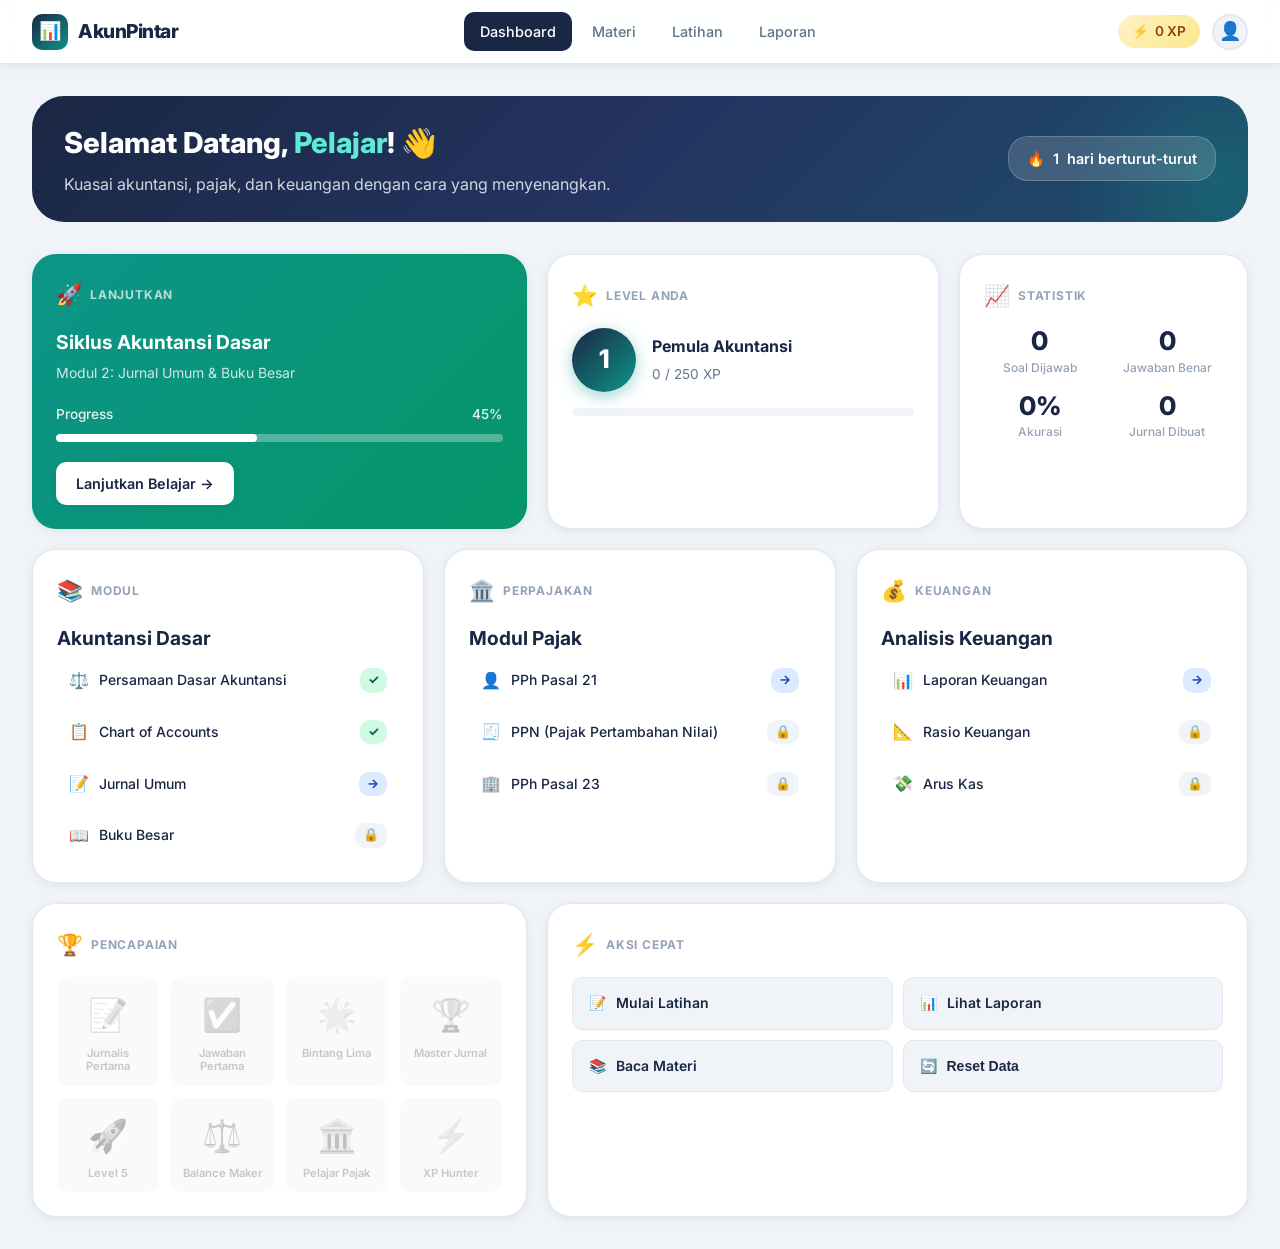
<file: index.html>
<!DOCTYPE html>
<html lang="id">
<head>
  <meta charset="UTF-8" />
  <meta name="viewport" content="width=device-width, initial-scale=1.0" />
  <title>AkunPintar — Platform Belajar Akuntansi & Keuangan</title>
  <link rel="stylesheet" href="css/style.css" />
  <link rel="stylesheet" href="css/dashboard.css" />
  <link rel="preconnect" href="https://fonts.googleapis.com" />
  <link href="https://fonts.googleapis.com/css2?family=Inter:wght@300;400;500;600;700;800&display=swap" rel="stylesheet" />
</head>
<body>
  <!-- Navbar -->
  <nav class="navbar">
    <div class="nav-brand">
      <div class="brand-icon">📊</div>
      <span class="brand-name">AkunPintar</span>
    </div>
    <div class="nav-links">
      <a href="index.html" class="nav-link active">Dashboard</a>
      <a href="materi.html" class="nav-link">Materi</a>
      <a href="latihan.html" class="nav-link">Latihan</a>
      <a href="laporan.html" class="nav-link">Laporan</a>
    </div>
    <div class="nav-user">
      <div class="user-xp">
        <span class="xp-icon">⚡</span>
        <span id="nav-xp">0 XP</span>
      </div>
      <div class="user-avatar">👤</div>
    </div>
  </nav>

  <!-- Main Content -->
  <main class="main-content">
    <!-- Welcome Banner -->
    <section class="welcome-banner">
      <div class="welcome-text">
        <h1>Selamat Datang, <span id="user-name">Pelajar</span>! 👋</h1>
        <p>Kuasai akuntansi, pajak, dan keuangan dengan cara yang menyenangkan.</p>
      </div>
      <div class="welcome-stats">
        <div class="stat-pill">
          <span class="stat-icon">🔥</span>
          <span id="streak-count">0</span> hari berturut-turut
        </div>
      </div>
    </section>

    <!-- Bento Box Dashboard -->
    <div class="bento-grid">

      <!-- Card: Lanjutkan Pembelajaran (Large) -->
      <div class="bento-card card-large card-primary" id="continue-card">
        <div class="card-header">
          <span class="card-icon">🚀</span>
          <span class="card-tag">Lanjutkan</span>
        </div>
        <h2 class="card-title">Siklus Akuntansi Dasar</h2>
        <p class="card-subtitle">Modul 2: Jurnal Umum & Buku Besar</p>
        <div class="progress-section">
          <div class="progress-label">
            <span>Progress</span>
            <span id="module-progress-text">45%</span>
          </div>
          <div class="progress-bar">
            <div class="progress-fill" id="module-progress-bar" style="width: 45%"></div>
          </div>
        </div>
        <a href="latihan.html" class="btn btn-primary">Lanjutkan Belajar →</a>
      </div>

      <!-- Card: Skor & Level -->
      <div class="bento-card card-score">
        <div class="card-header">
          <span class="card-icon">⭐</span>
          <span class="card-tag">Level Anda</span>
        </div>
        <div class="level-display">
          <div class="level-badge" id="level-badge">
            <span class="level-number" id="user-level">1</span>
          </div>
          <div class="level-info">
            <div class="level-title" id="level-title">Pemula Akuntansi</div>
            <div class="xp-display">
              <span id="current-xp">0</span> / <span id="next-level-xp">100</span> XP
            </div>
          </div>
        </div>
        <div class="progress-bar xp-bar">
          <div class="progress-fill xp-fill" id="xp-progress-bar" style="width: 0%"></div>
        </div>
      </div>

      <!-- Card: Statistik -->
      <div class="bento-card card-stats">
        <div class="card-header">
          <span class="card-icon">📈</span>
          <span class="card-tag">Statistik</span>
        </div>
        <div class="stats-grid">
          <div class="stat-item">
            <div class="stat-value" id="total-soal">0</div>
            <div class="stat-label">Soal Dijawab</div>
          </div>
          <div class="stat-item">
            <div class="stat-value" id="total-benar">0</div>
            <div class="stat-label">Jawaban Benar</div>
          </div>
          <div class="stat-item">
            <div class="stat-value" id="akurasi">0%</div>
            <div class="stat-label">Akurasi</div>
          </div>
          <div class="stat-item">
            <div class="stat-value" id="total-jurnal">0</div>
            <div class="stat-label">Jurnal Dibuat</div>
          </div>
        </div>
      </div>

      <!-- Card: Modul Akuntansi -->
      <div class="bento-card card-module">
        <div class="card-header">
          <span class="card-icon">📚</span>
          <span class="card-tag">Modul</span>
        </div>
        <h3 class="card-title">Akuntansi Dasar</h3>
        <div class="module-list">
          <a href="materi.html#persamaan" class="module-item">
            <span class="module-icon">⚖️</span>
            <span class="module-name">Persamaan Dasar Akuntansi</span>
            <span class="module-status done">✓</span>
          </a>
          <a href="materi.html#coa" class="module-item">
            <span class="module-icon">📋</span>
            <span class="module-name">Chart of Accounts</span>
            <span class="module-status done">✓</span>
          </a>
          <a href="materi.html#jurnal" class="module-item">
            <span class="module-icon">📝</span>
            <span class="module-name">Jurnal Umum</span>
            <span class="module-status active">→</span>
          </a>
          <a href="materi.html#buku-besar" class="module-item">
            <span class="module-icon">📖</span>
            <span class="module-name">Buku Besar</span>
            <span class="module-status locked">🔒</span>
          </a>
        </div>
      </div>

      <!-- Card: Pajak -->
      <div class="bento-card card-tax">
        <div class="card-header">
          <span class="card-icon">🏛️</span>
          <span class="card-tag">Perpajakan</span>
        </div>
        <h3 class="card-title">Modul Pajak</h3>
        <div class="module-list">
          <a href="materi.html#pph21" class="module-item">
            <span class="module-icon">👤</span>
            <span class="module-name">PPh Pasal 21</span>
            <span class="module-status active">→</span>
          </a>
          <a href="materi.html#ppn" class="module-item">
            <span class="module-icon">🧾</span>
            <span class="module-name">PPN (Pajak Pertambahan Nilai)</span>
            <span class="module-status locked">🔒</span>
          </a>
          <a href="materi.html#pph23" class="module-item">
            <span class="module-icon">🏢</span>
            <span class="module-name">PPh Pasal 23</span>
            <span class="module-status locked">🔒</span>
          </a>
        </div>
      </div>

      <!-- Card: Finance -->
      <div class="bento-card card-finance">
        <div class="card-header">
          <span class="card-icon">💰</span>
          <span class="card-tag">Keuangan</span>
        </div>
        <h3 class="card-title">Analisis Keuangan</h3>
        <div class="module-list">
          <a href="materi.html#laporan-keuangan" class="module-item">
            <span class="module-icon">📊</span>
            <span class="module-name">Laporan Keuangan</span>
            <span class="module-status active">→</span>
          </a>
          <a href="materi.html#rasio" class="module-item">
            <span class="module-icon">📐</span>
            <span class="module-name">Rasio Keuangan</span>
            <span class="module-status locked">🔒</span>
          </a>
          <a href="materi.html#laporan-keuangan" class="module-item">
            <span class="module-icon">💸</span>
            <span class="module-name">Arus Kas</span>
            <span class="module-status locked">🔒</span>
          </a>
        </div>
      </div>

      <!-- Card: Badges -->
      <div class="bento-card card-badges">
        <div class="card-header">
          <span class="card-icon">🏆</span>
          <span class="card-tag">Pencapaian</span>
        </div>
        <div class="badges-grid" id="badges-container">
          <!-- Badges rendered by JS -->
        </div>
      </div>

      <!-- Card: Quick Action -->
      <div class="bento-card card-quick">
        <div class="card-header">
          <span class="card-icon">⚡</span>
          <span class="card-tag">Aksi Cepat</span>
        </div>
        <div class="quick-actions">
          <a href="latihan.html" class="quick-btn">
            <span>📝</span> Mulai Latihan
          </a>
          <a href="laporan.html" class="quick-btn">
            <span>📊</span> Lihat Laporan
          </a>
          <a href="materi.html" class="quick-btn">
            <span>📚</span> Baca Materi
          </a>
          <button class="quick-btn" onclick="resetProgress()">
            <span>🔄</span> Reset Data
          </button>
        </div>
      </div>

    </div>
  </main>

  <!-- Toast Notification -->
  <div class="toast" id="toast"></div>

  <script src="js/data.js"></script>
  <script src="js/progress.js"></script>
  <script src="js/dashboard.js"></script>
</body>
</html>
</file>
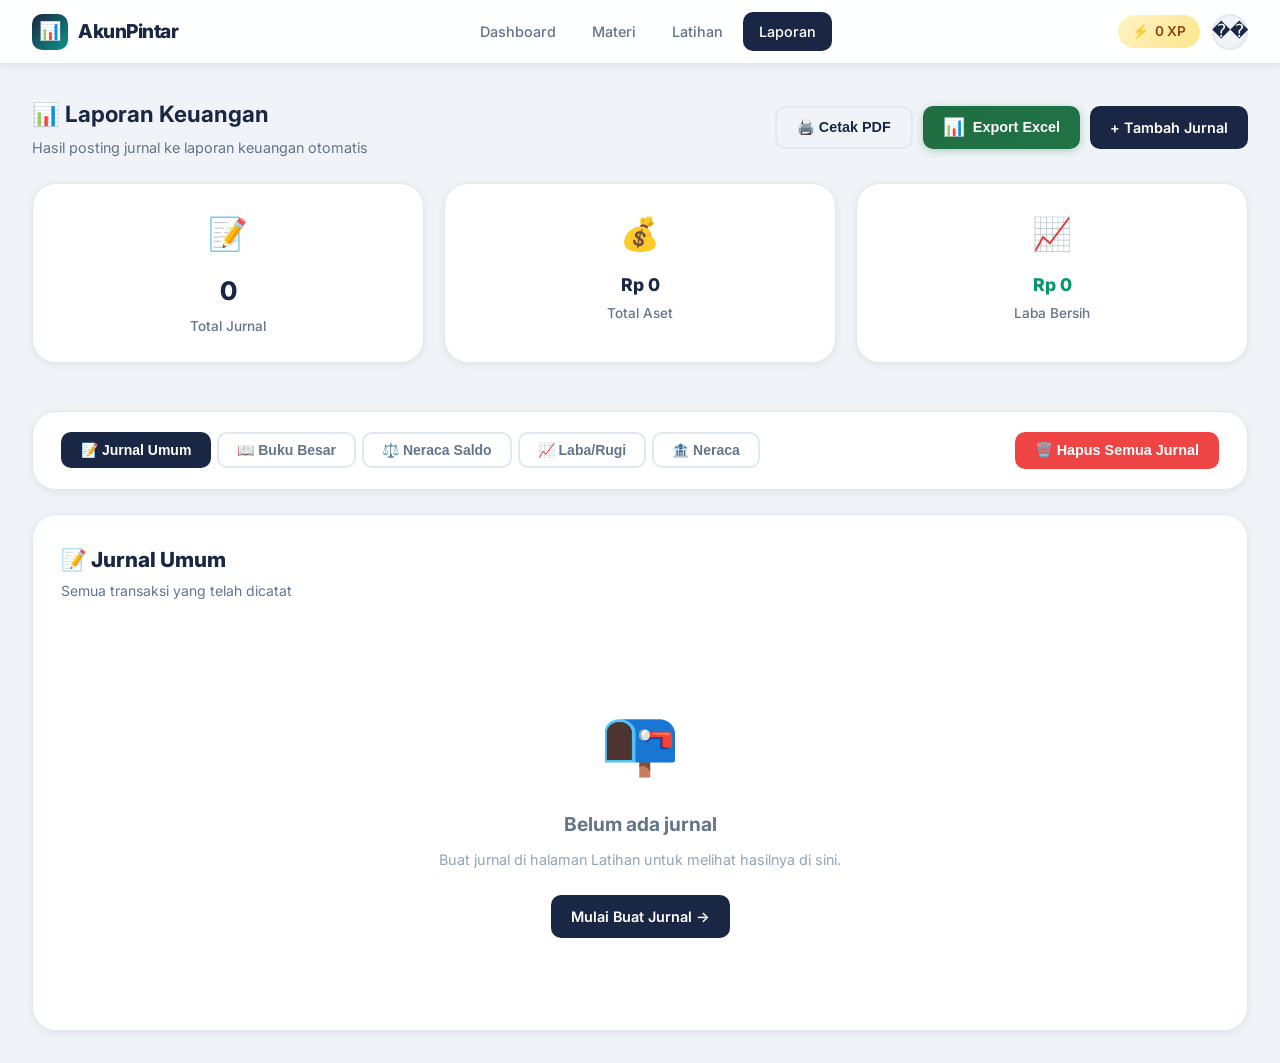
<file: laporan.html>
﻿<!DOCTYPE html>
<html lang="id">
<head>
  <meta charset="UTF-8" />
  <meta name="viewport" content="width=device-width, initial-scale=1.0" />
  <title>Laporan — AkunPintar</title>
  <link rel="stylesheet" href="css/style.css" />
  <link rel="stylesheet" href="css/laporan.css" />
  <link href="https://fonts.googleapis.com/css2?family=Inter:wght@300;400;500;600;700;800&display=swap" rel="stylesheet" />
  <!-- SheetJS untuk Export Excel -->
  <script src="https://cdn.sheetjs.com/xlsx-0.20.2/package/dist/xlsx.full.min.js"></script>
</head>
<body>
  <nav class="navbar">
    <div class="nav-brand">
      <div class="brand-icon">📊</div>
      <span class="brand-name">AkunPintar</span>
    </div>
    <div class="nav-links">
      <a href="index.html" class="nav-link">Dashboard</a>
      <a href="materi.html" class="nav-link">Materi</a>
      <a href="latihan.html" class="nav-link">Latihan</a>
      <a href="laporan.html" class="nav-link active">Laporan</a>
    </div>
    <div class="nav-user">
      <div class="user-xp"><span class="xp-icon">⚡</span><span id="nav-xp">0 XP</span></div>
      <div class="user-avatar">��</div>
    </div>
  </nav>

  <main class="main-content">
    <div class="section-header" style="margin-bottom:1.5rem">
      <div>
        <h1 class="section-title">📊 Laporan Keuangan</h1>
        <p class="section-subtitle">Hasil posting jurnal ke laporan keuangan otomatis</p>
      </div>
      <div style="display:flex;gap:10px;flex-wrap:wrap">
        <button class="btn btn-outline" onclick="window.print()">🖨️ Cetak PDF</button>
        <button class="btn btn-excel" onclick="exportToExcel()">
          <span>📊</span> Export Excel
        </button>
        <a href="latihan.html" class="btn btn-navy">+ Tambah Jurnal</a>
      </div>
    </div>

    <div class="laporan-layout">
      <!-- Summary Cards -->
      <div class="report-grid" id="summary-cards"></div>

      <!-- Controls -->
      <div class="laporan-controls">
        <div class="laporan-tabs">
          <button class="laporan-tab active" onclick="switchTab('jurnal-umum')">📝 Jurnal Umum</button>
          <button class="laporan-tab" onclick="switchTab('buku-besar')">📖 Buku Besar</button>
          <button class="laporan-tab" onclick="switchTab('neraca-saldo')">⚖️ Neraca Saldo</button>
          <button class="laporan-tab" onclick="switchTab('laba-rugi')">📈 Laba/Rugi</button>
          <button class="laporan-tab" onclick="switchTab('neraca')">🏦 Neraca</button>
        </div>
        <button class="btn btn-danger" onclick="clearJurnal()">🗑️ Hapus Semua Jurnal</button>
      </div>

      <!-- Jurnal Umum -->
      <div class="report-section active" id="tab-jurnal-umum">
        <div class="report-title">📝 Jurnal Umum</div>
        <div class="report-subtitle" id="jurnal-subtitle">Semua transaksi yang telah dicatat</div>
        <div id="jurnal-umum-content"></div>
      </div>

      <!-- Buku Besar -->
      <div class="report-section" id="tab-buku-besar">
        <div class="report-title">📖 Buku Besar</div>
        <div class="report-subtitle">Posting per akun dari jurnal umum</div>
        <div id="buku-besar-content"></div>
      </div>

      <!-- Neraca Saldo -->
      <div class="report-section" id="tab-neraca-saldo">
        <div class="report-title">⚖️ Neraca Saldo</div>
        <div class="report-subtitle">Saldo akhir semua akun setelah posting</div>
        <div id="neraca-saldo-content"></div>
      </div>

      <!-- Laba Rugi -->
      <div class="report-section" id="tab-laba-rugi">
        <div class="report-title">📈 Laporan Laba/Rugi</div>
        <div class="report-subtitle" id="labarugi-subtitle">Periode: —</div>
        <div id="laba-rugi-content"></div>
      </div>

      <!-- Neraca -->
      <div class="report-section" id="tab-neraca">
        <div class="report-title">🏦 Neraca (Balance Sheet)</div>
        <div class="report-subtitle" id="neraca-subtitle">Per tanggal: —</div>
        <div id="neraca-content"></div>
      </div>
    </div>
  </main>

  <div class="toast" id="toast"></div>
  <script src="js/data.js"></script>
  <script src="js/progress.js"></script>
  <script src="js/laporan.js"></script>
  <script src="js/export-excel.js"></script>
</body>
</html>
</file>
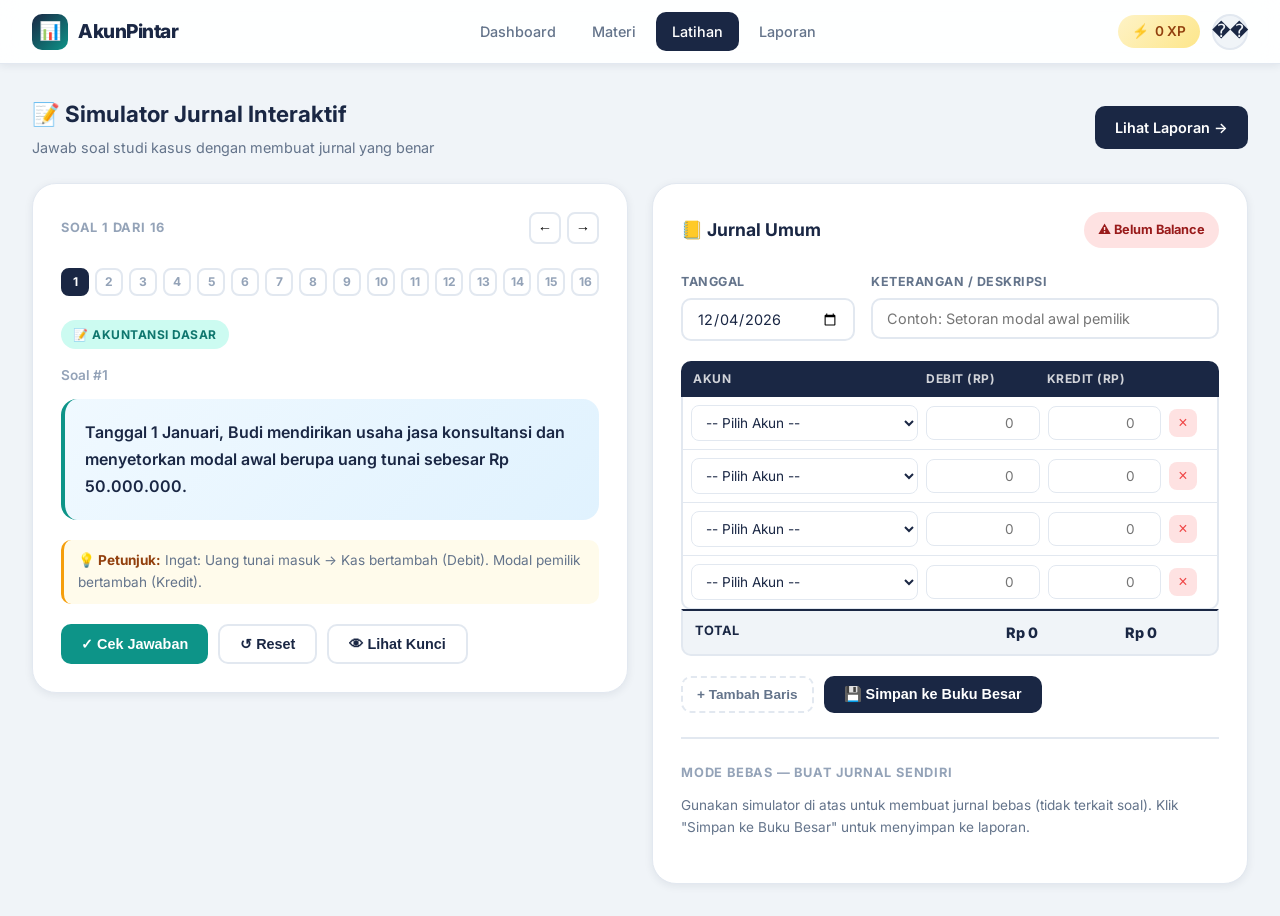
<file: latihan.html>
﻿<!DOCTYPE html>
<html lang="id">
<head>
  <meta charset="UTF-8" />
  <meta name="viewport" content="width=device-width, initial-scale=1.0" />
  <title>Latihan — AkunPintar</title>
  <link rel="stylesheet" href="css/style.css" />
  <link rel="stylesheet" href="css/latihan.css" />
  <link href="https://fonts.googleapis.com/css2?family=Inter:wght@300;400;500;600;700;800&display=swap" rel="stylesheet" />
</head>
<body>
  <nav class="navbar">
    <div class="nav-brand">
      <div class="brand-icon">📊</div>
      <span class="brand-name">AkunPintar</span>
    </div>
    <div class="nav-links">
      <a href="index.html" class="nav-link">Dashboard</a>
      <a href="materi.html" class="nav-link">Materi</a>
      <a href="latihan.html" class="nav-link active">Latihan</a>
      <a href="laporan.html" class="nav-link">Laporan</a>
    </div>
    <div class="nav-user">
      <div class="user-xp"><span class="xp-icon">⚡</span><span id="nav-xp">0 XP</span></div>
      <div class="user-avatar">��</div>
    </div>
  </nav>

  <main class="main-content">
    <div class="section-header" style="margin-bottom:1.5rem">
      <div>
        <h1 class="section-title">📝 Simulator Jurnal Interaktif</h1>
        <p class="section-subtitle">Jawab soal studi kasus dengan membuat jurnal yang benar</p>
      </div>
      <a href="laporan.html" class="btn btn-navy">Lihat Laporan →</a>
    </div>

    <div class="latihan-layout">
      <!-- SOAL PANEL -->
      <div class="soal-panel">
        <div class="soal-header">
          <span class="soal-counter" id="soal-counter">Soal 1 dari 16</span>
          <div class="soal-nav">
            <button class="soal-nav-btn" onclick="prevSoal()" title="Soal sebelumnya">←</button>
            <button class="soal-nav-btn" onclick="nextSoal()" title="Soal berikutnya">→</button>
          </div>
        </div>

        <div class="soal-dots" id="soal-dots"></div>

        <div id="soal-category" class="soal-category tag tag-teal">📝 Akuntansi Dasar</div>
        <div class="soal-number" id="soal-number">Soal #1</div>
        <div class="soal-text" id="soal-text">Loading...</div>
        <div class="soal-hint" id="soal-hint"><strong>💡 Petunjuk:</strong> <span id="hint-text"></span></div>

        <div class="soal-actions">
          <button class="btn btn-teal" onclick="cekJawaban()" id="btn-cek">✓ Cek Jawaban</button>
          <button class="btn btn-outline" onclick="resetJurnal()">↺ Reset</button>
          <button class="btn btn-outline" onclick="lihatKunciJawaban()" id="btn-kunci">👁 Lihat Kunci</button>
        </div>

        <!-- Feedback -->
        <div class="feedback-panel" id="feedback-panel">
          <div class="feedback-header">
            <span class="feedback-icon" id="feedback-icon">✅</span>
            <span class="feedback-title" id="feedback-title">Benar!</span>
          </div>
          <p class="feedback-text" id="feedback-text"></p>
          <div class="feedback-answer" id="feedback-answer" style="display:none">
            <h4>Jawaban yang Benar:</h4>
            <div id="answer-rows"></div>
          </div>
        </div>
      </div>

      <!-- SIMULATOR PANEL -->
      <div class="simulator-panel">
        <div class="simulator-header">
          <span class="simulator-title">📒 Jurnal Umum</span>
          <div class="balance-indicator unbalanced" id="balance-indicator">
            <span>⚠️</span> Belum Balance
          </div>
        </div>

        <!-- Meta -->
        <div class="journal-meta">
          <div class="form-field">
            <label>Tanggal</label>
            <input type="date" id="journal-date" />
          </div>
          <div class="form-field">
            <label>Keterangan / Deskripsi</label>
            <input type="text" id="journal-desc" placeholder="Contoh: Setoran modal awal pemilik" />
          </div>
        </div>

        <!-- Entries Header -->
        <div class="journal-entries-header">
          <span>Akun</span>
          <span>Debit (Rp)</span>
          <span>Kredit (Rp)</span>
          <span></span>
        </div>

        <!-- Entries Body -->
        <div class="journal-entries-body" id="journal-entries"></div>

        <!-- Totals -->
        <div class="journal-totals">
          <span class="totals-label">TOTAL</span>
          <span class="totals-value" id="total-debit">Rp 0</span>
          <span class="totals-value" id="total-kredit">Rp 0</span>
          <span></span>
        </div>

        <!-- Actions -->
        <div class="journal-actions">
          <button class="add-row-btn" onclick="addJournalRow()">+ Tambah Baris</button>
          <button class="btn btn-navy" onclick="simpanJurnal()" id="btn-simpan" disabled>💾 Simpan ke Buku Besar</button>
        </div>

        <!-- Free Journal Mode -->
        <div style="margin-top:1.5rem;padding-top:1.5rem;border-top:2px solid var(--border)">
          <div style="font-size:0.8rem;font-weight:700;text-transform:uppercase;letter-spacing:0.8px;color:var(--text-muted);margin-bottom:0.75rem">Mode Bebas — Buat Jurnal Sendiri</div>
          <p style="font-size:0.85rem;color:var(--text-secondary);margin-bottom:1rem">Gunakan simulator di atas untuk membuat jurnal bebas (tidak terkait soal). Klik "Simpan ke Buku Besar" untuk menyimpan ke laporan.</p>
        </div>
      </div>
    </div>
  </main>

  <!-- XP Popup -->
  <div class="xp-popup" id="xp-popup">+0 XP ⚡</div>

  <!-- Kunci Jawaban Modal -->
  <div class="modal-overlay" id="kunci-modal">
    <div class="modal">
      <div class="modal-header">
        <div class="modal-icon info">👁</div>
        <div class="modal-title">Kunci Jawaban</div>
      </div>
      <div class="modal-body" id="kunci-content"></div>
      <div class="modal-footer">
        <button class="btn btn-navy" onclick="closeModal('kunci-modal')">Tutup</button>
      </div>
    </div>
  </div>

  <div class="toast" id="toast"></div>
  <script src="js/data.js"></script>
  <script src="js/progress.js"></script>
  <script src="js/latihan.js"></script>
</body>
</html>
</file>
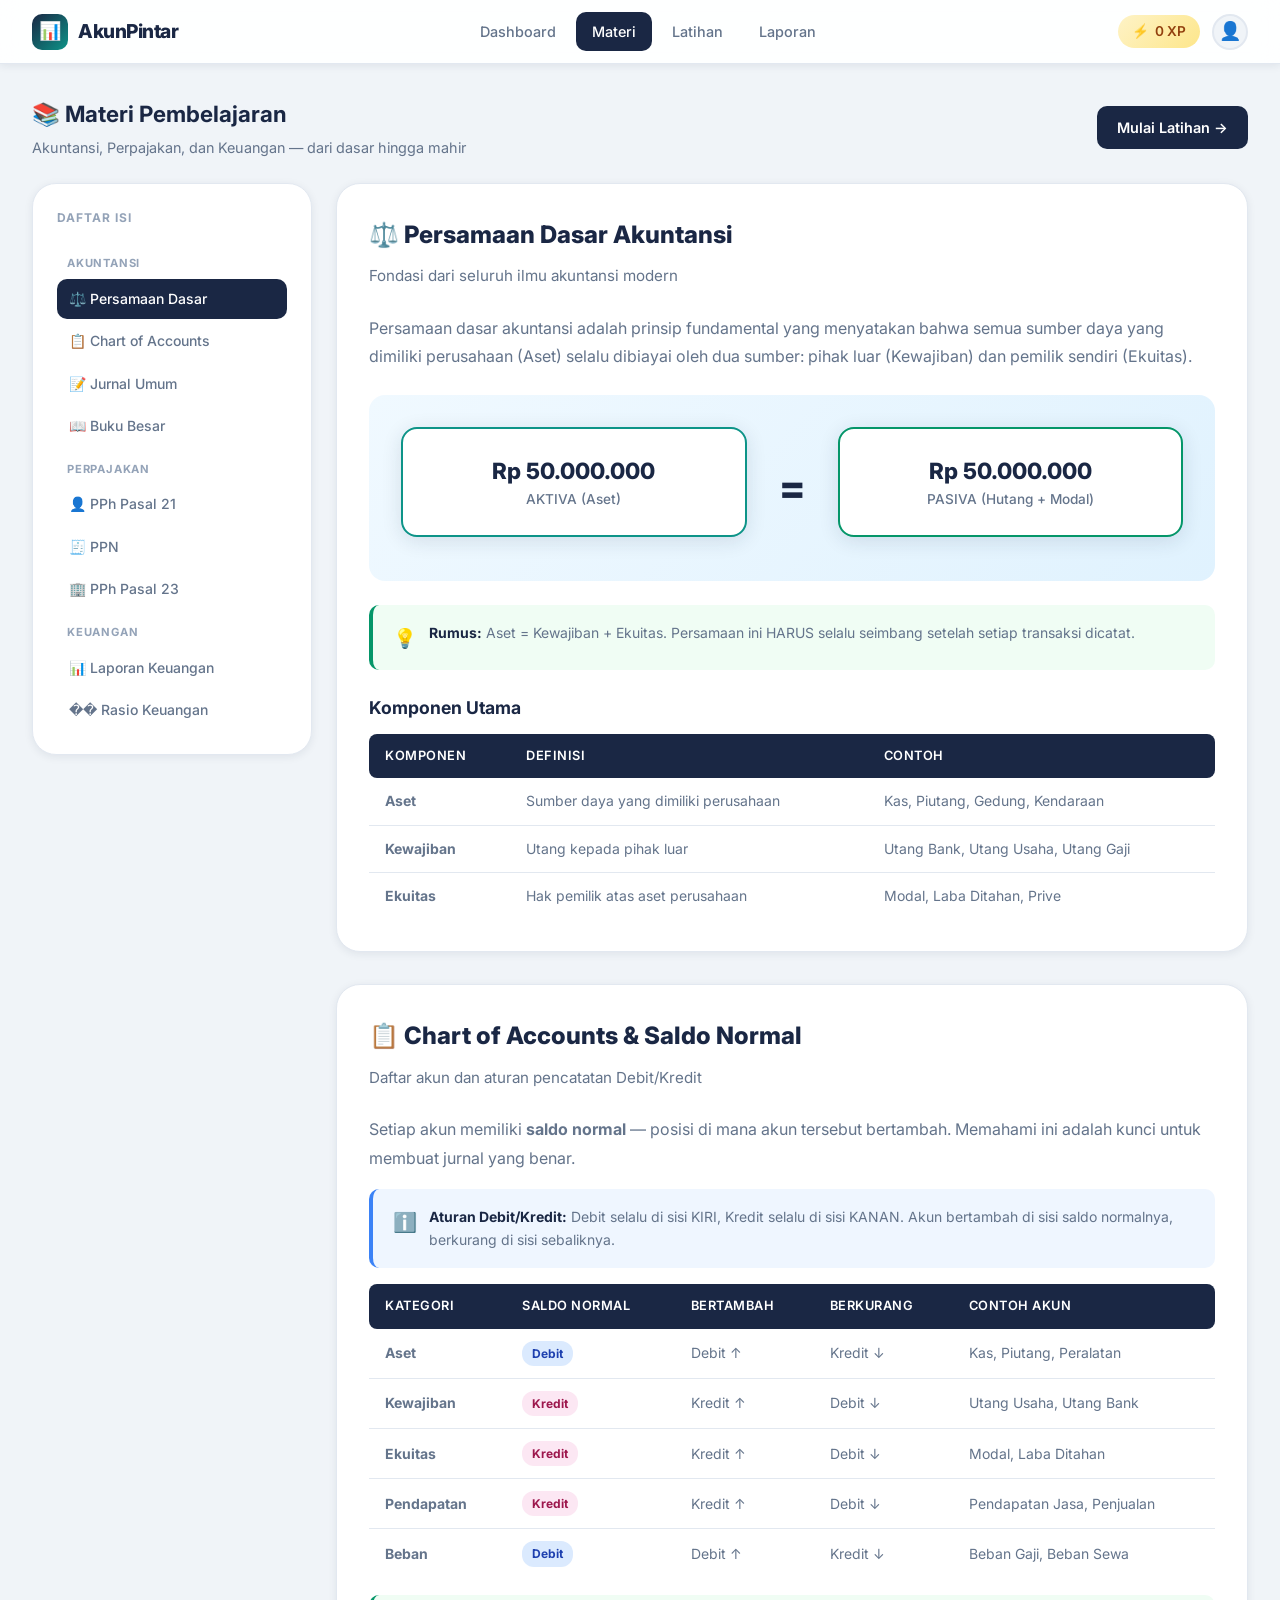
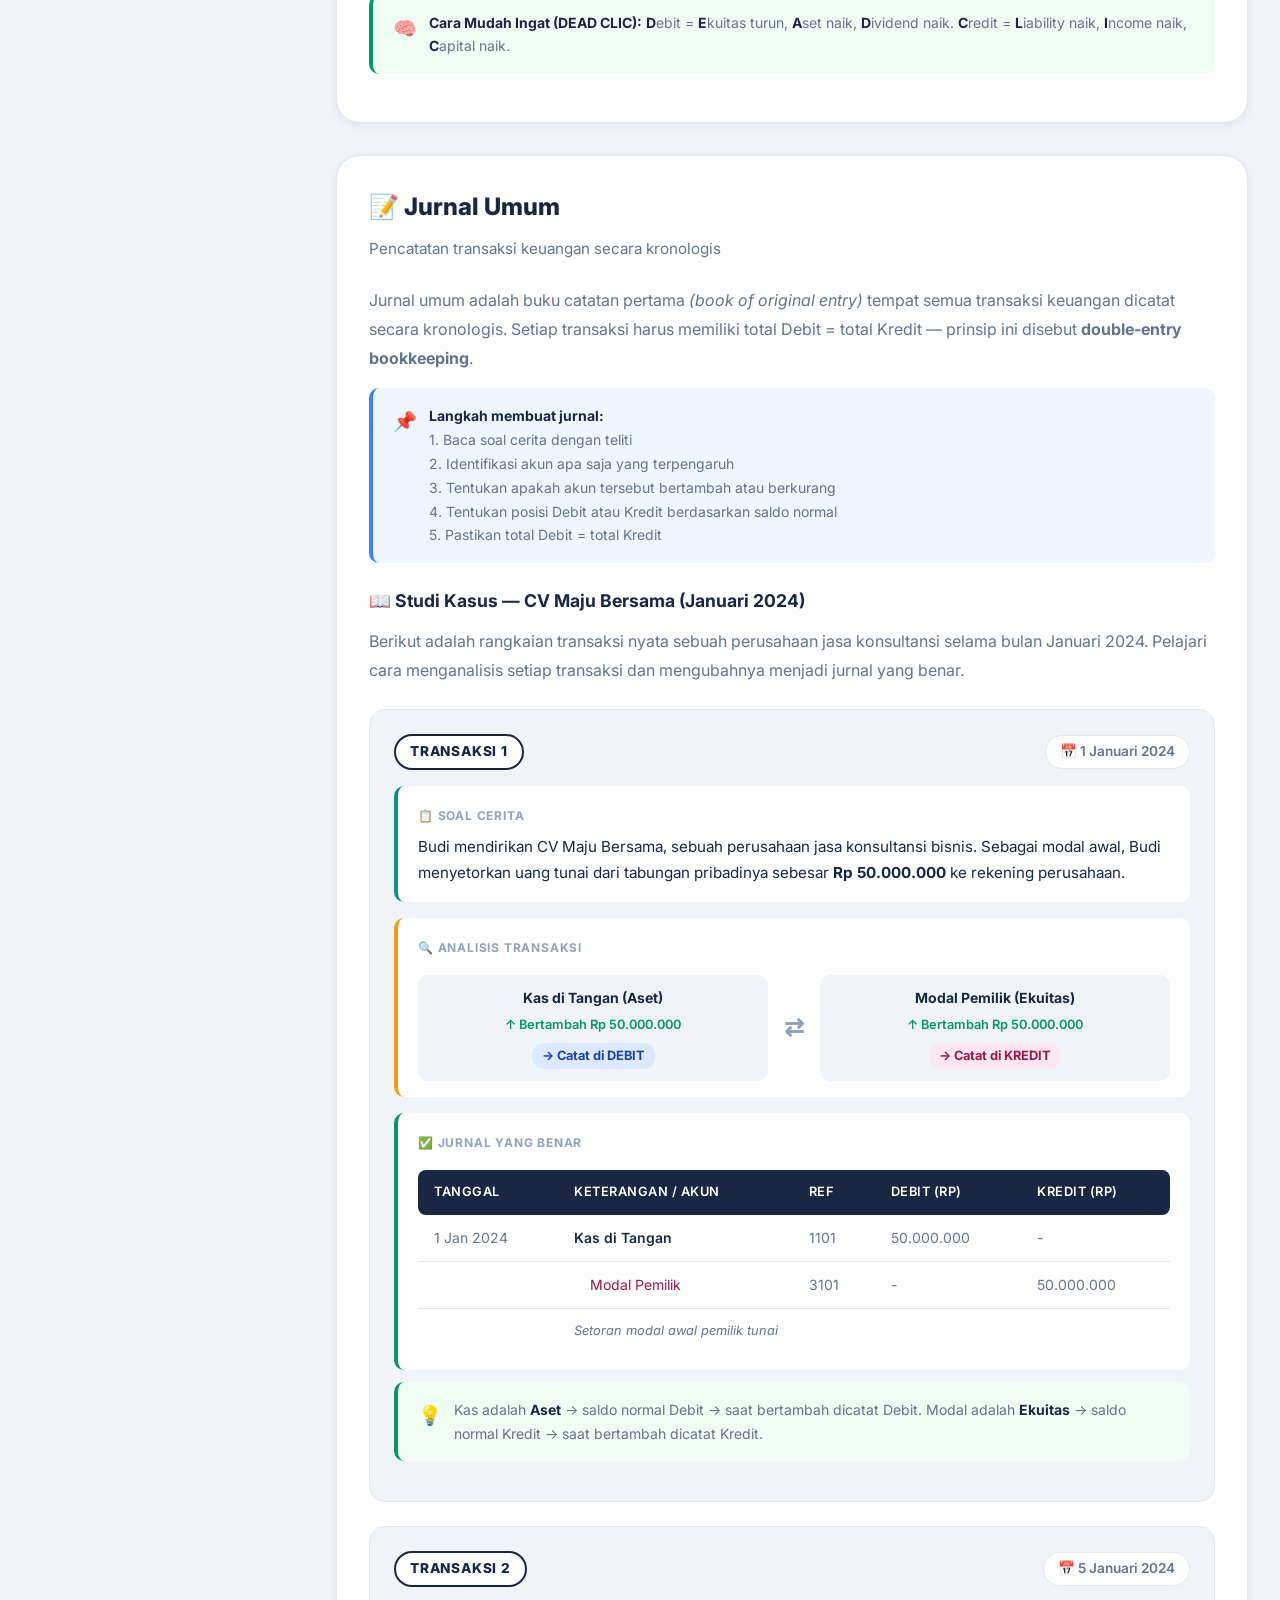
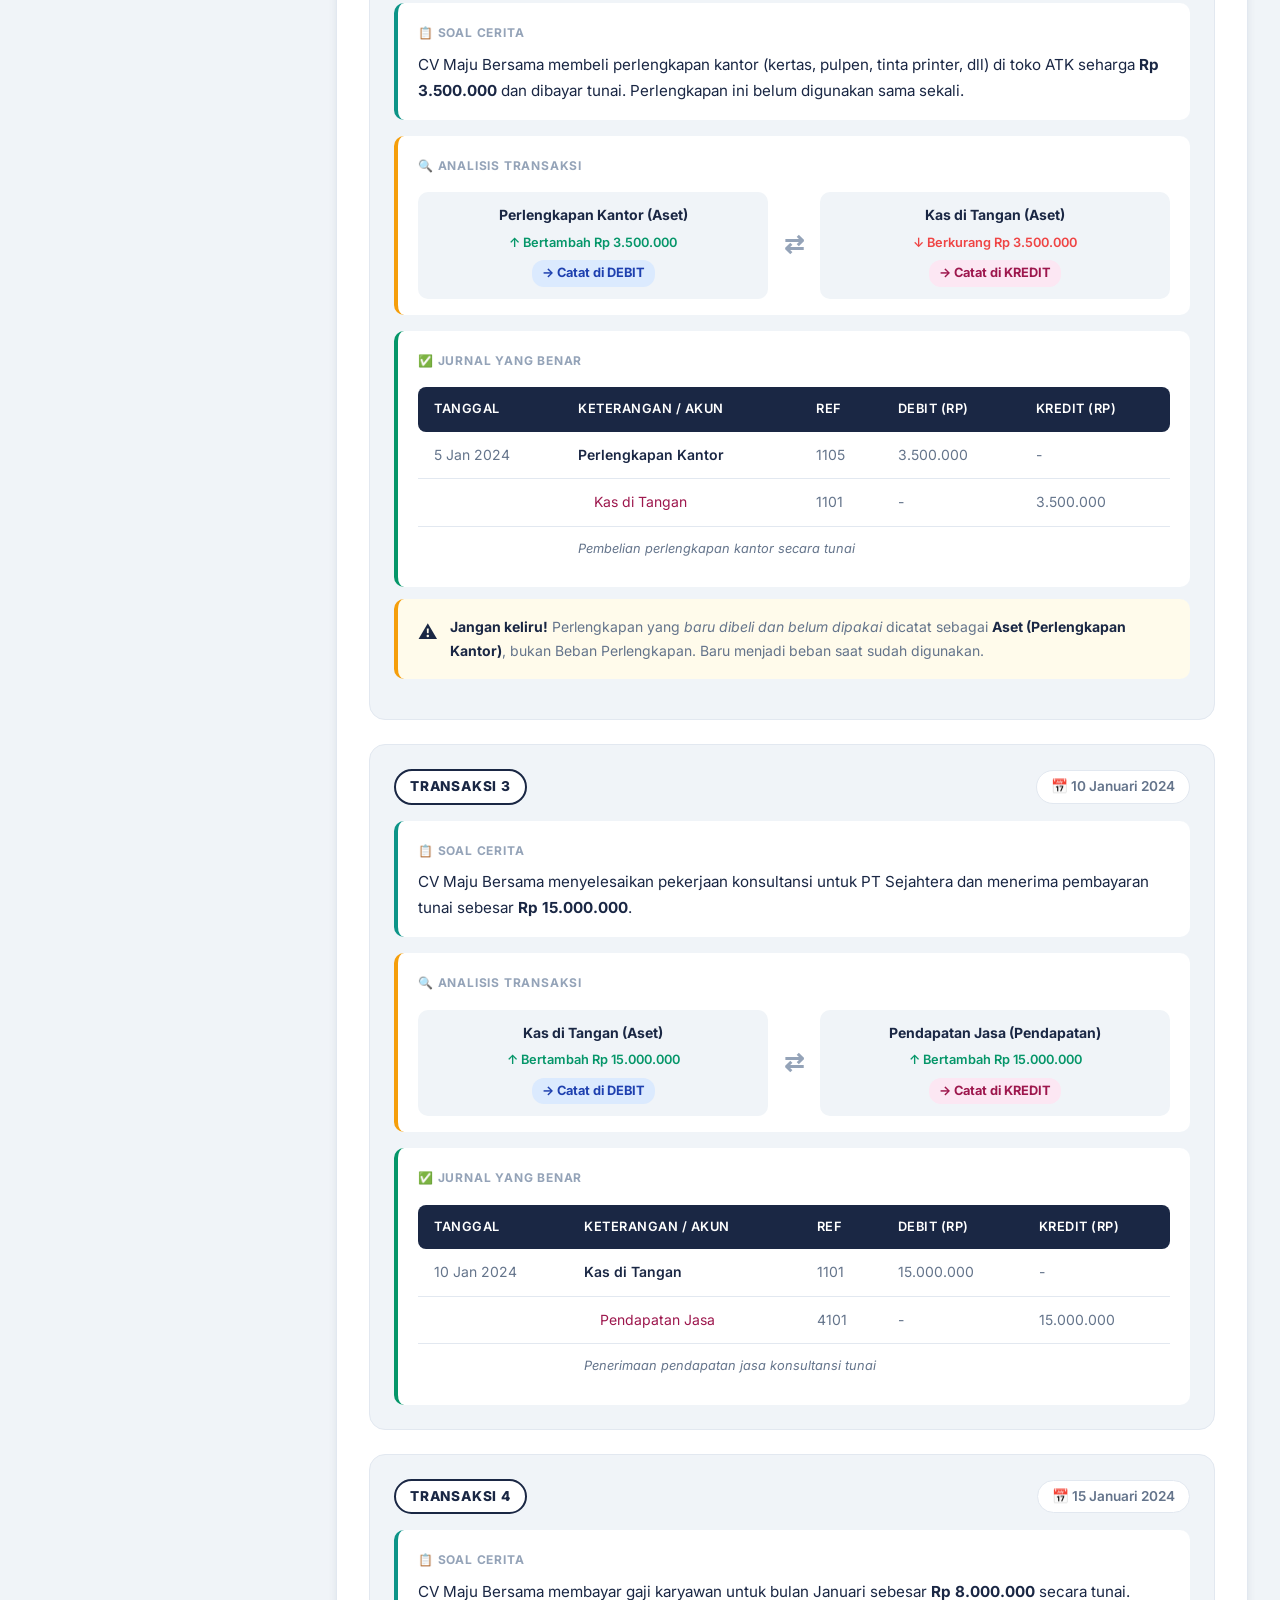
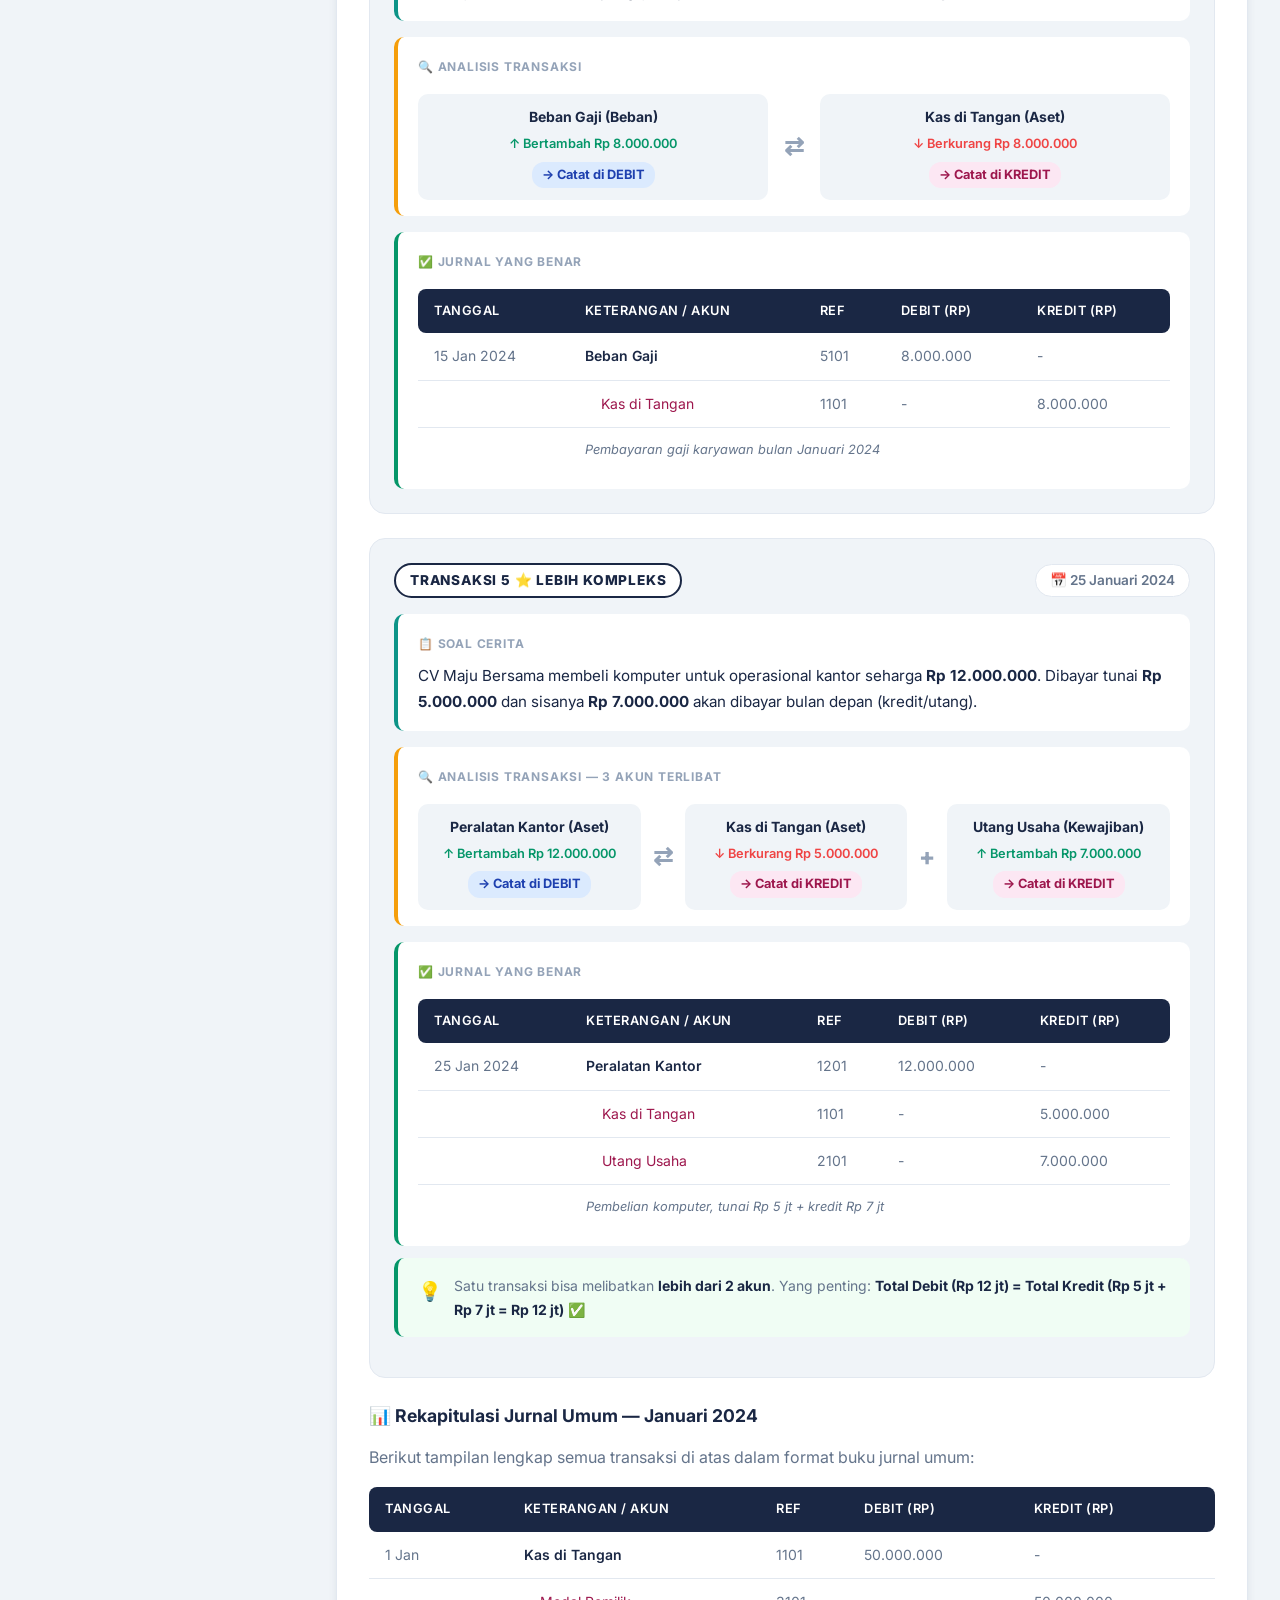
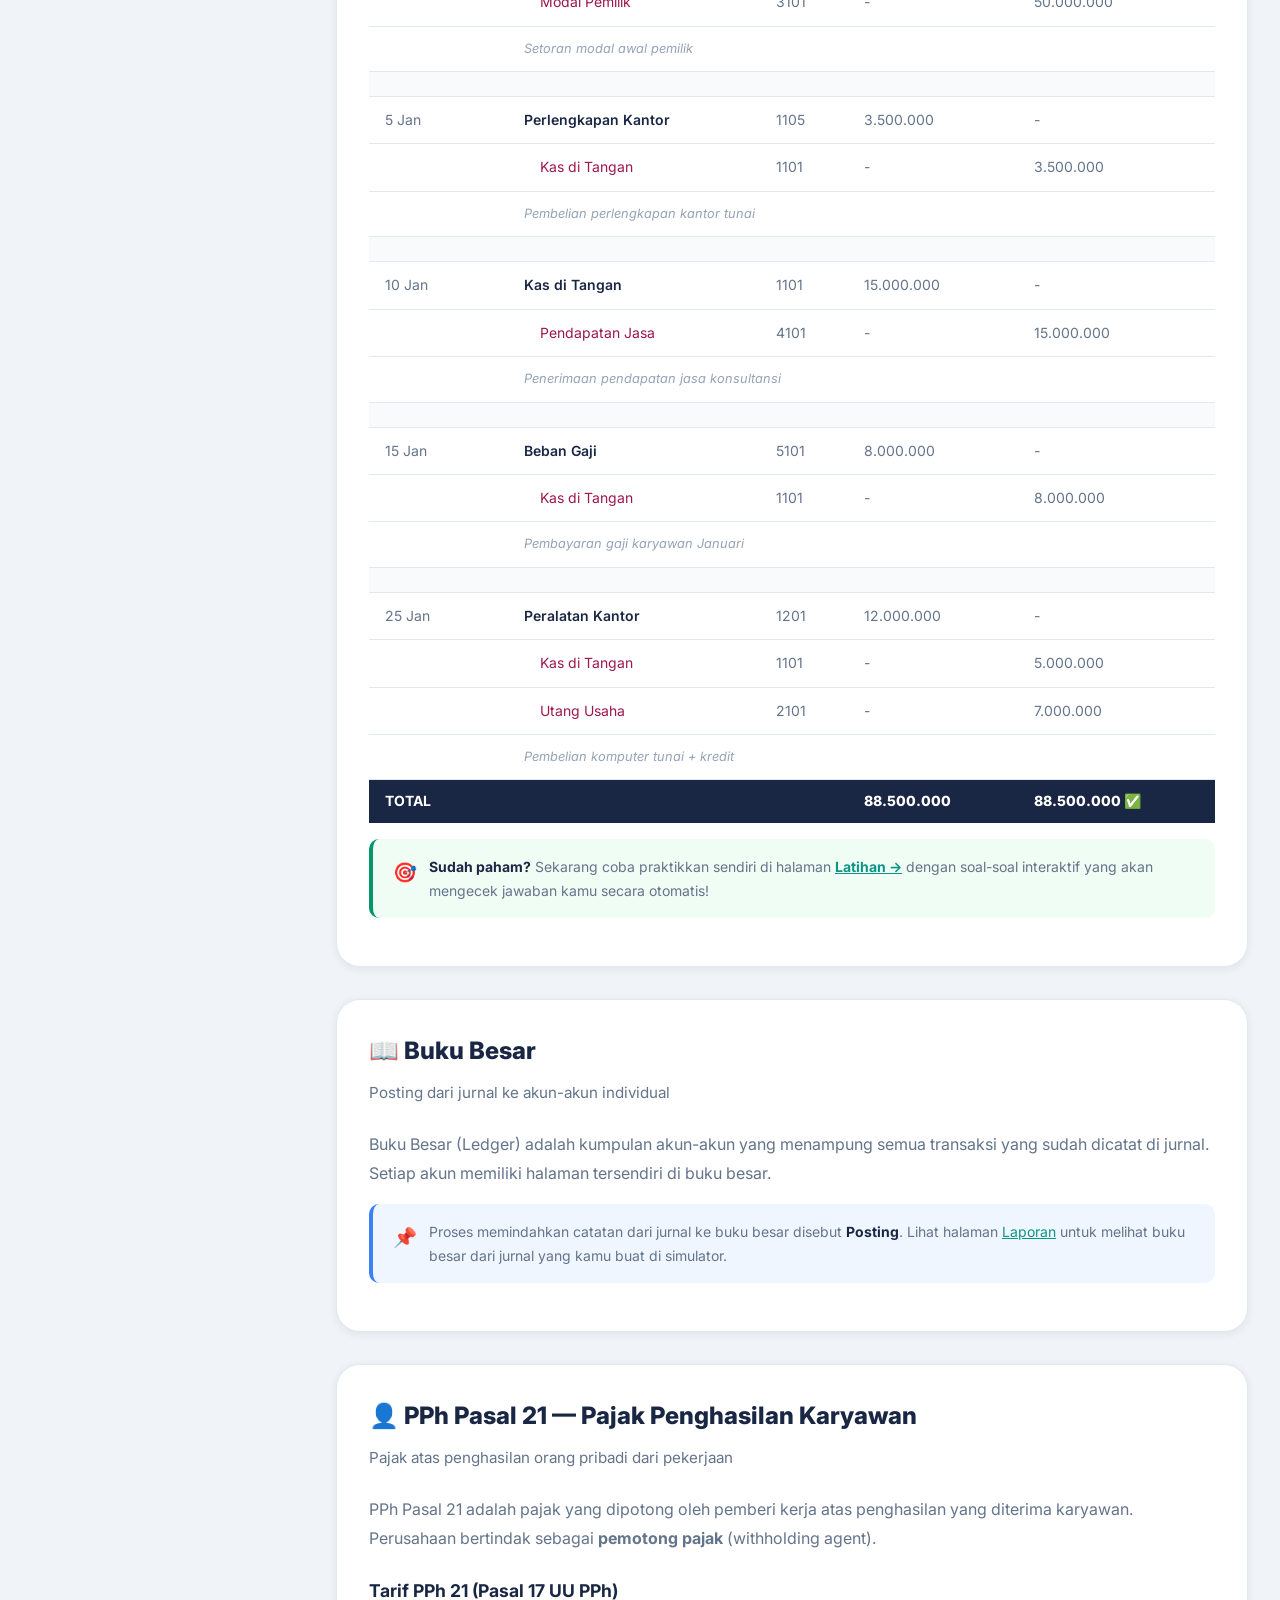
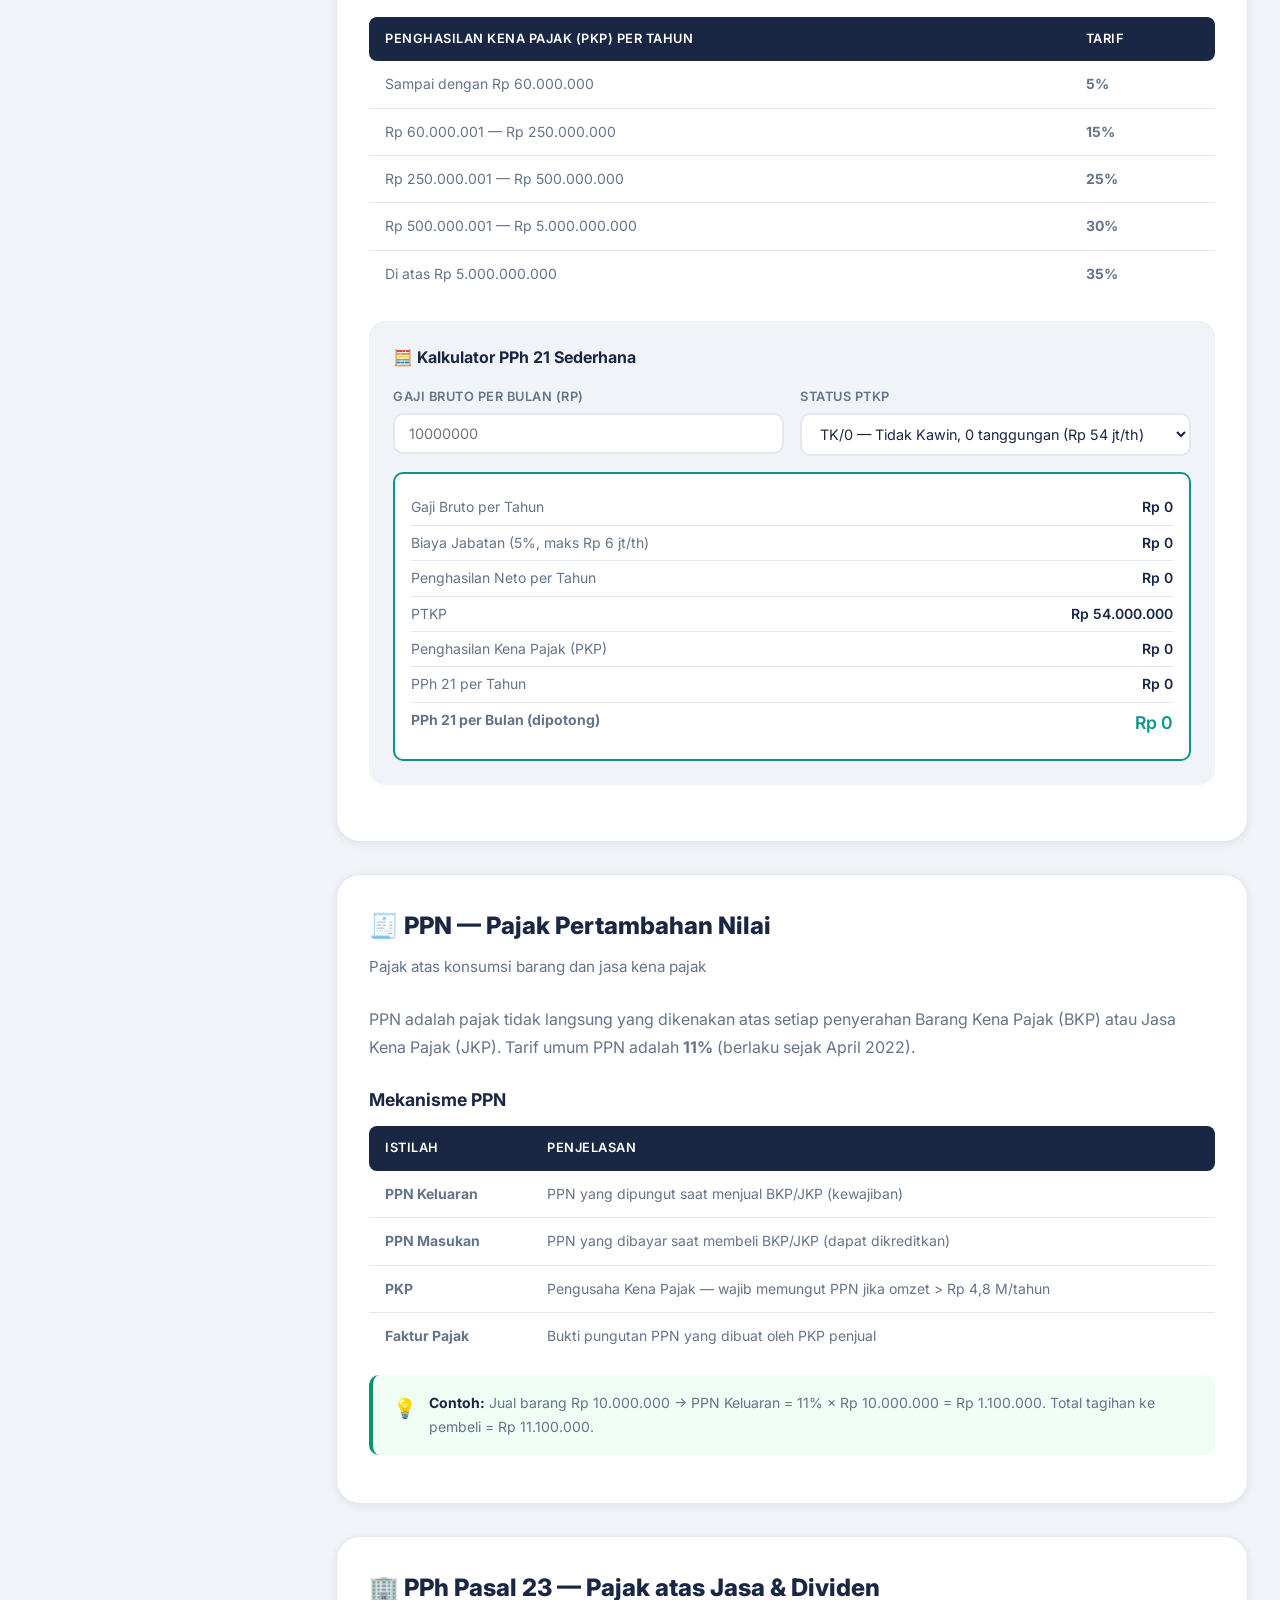
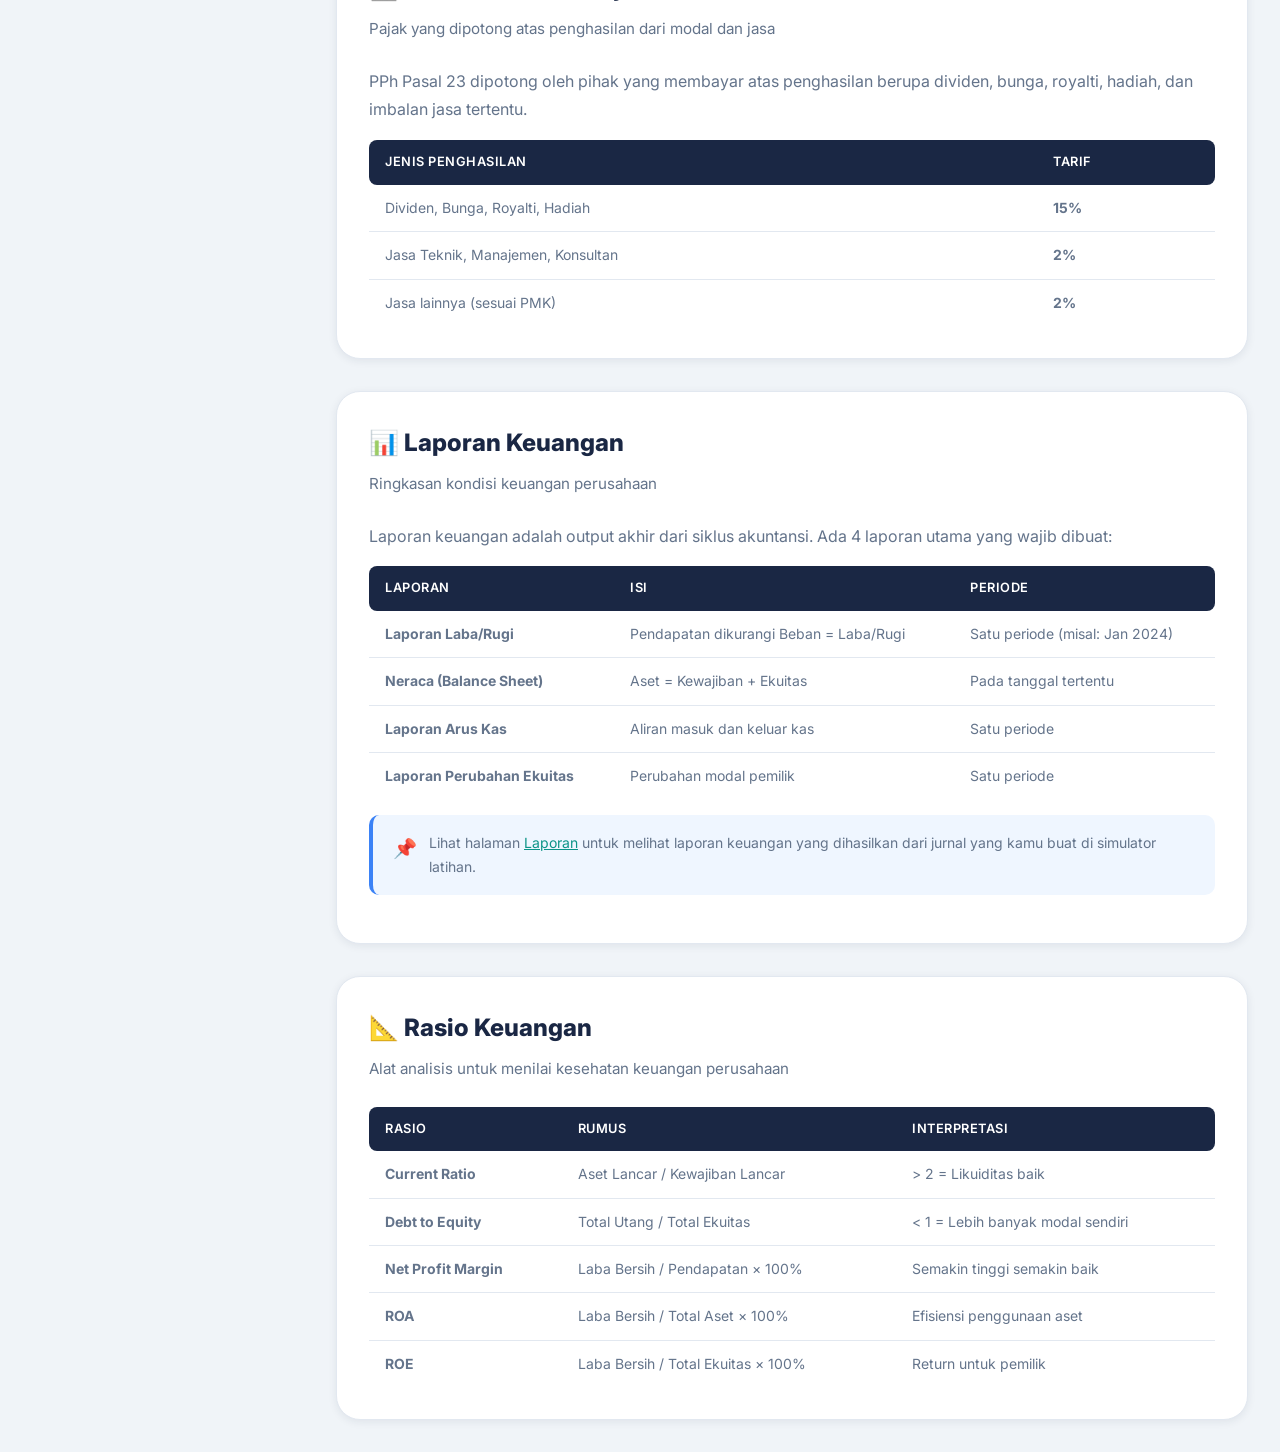
<file: materi.html>
﻿<!DOCTYPE html>
<html lang="id">
<head>
  <meta charset="UTF-8" />
  <meta name="viewport" content="width=device-width, initial-scale=1.0" />
  <title>Materi — AkunPintar</title>
  <link rel="stylesheet" href="css/style.css" />
  <link rel="stylesheet" href="css/materi.css" />
  <link href="https://fonts.googleapis.com/css2?family=Inter:wght@300;400;500;600;700;800&display=swap" rel="stylesheet" />
</head>
<body>
  <nav class="navbar">
    <div class="nav-brand">
      <div class="brand-icon">📊</div>
      <span class="brand-name">AkunPintar</span>
    </div>
    <div class="nav-links">
      <a href="index.html" class="nav-link">Dashboard</a>
      <a href="materi.html" class="nav-link active">Materi</a>
      <a href="latihan.html" class="nav-link">Latihan</a>
      <a href="laporan.html" class="nav-link">Laporan</a>
    </div>
    <div class="nav-user">
      <div class="user-xp"><span class="xp-icon">⚡</span><span id="nav-xp">0 XP</span></div>
      <div class="user-avatar">👤</div>
    </div>
  </nav>

  <main class="main-content">
    <div class="section-header" style="margin-bottom:1.5rem">
      <div>
        <h1 class="section-title">📚 Materi Pembelajaran</h1>
        <p class="section-subtitle">Akuntansi, Perpajakan, dan Keuangan — dari dasar hingga mahir</p>
      </div>
      <a href="latihan.html" class="btn btn-navy">Mulai Latihan →</a>
    </div>

    <div class="materi-layout">
      <!-- Sidebar -->
      <aside class="materi-sidebar">
        <div class="sidebar-title">Daftar Isi</div>
        <nav class="sidebar-nav">
          <div class="sidebar-section">Akuntansi</div>
          <a href="#persamaan" class="sidebar-link active">⚖️ Persamaan Dasar</a>
          <a href="#coa" class="sidebar-link">📋 Chart of Accounts</a>
          <a href="#jurnal" class="sidebar-link">📝 Jurnal Umum</a>
          <a href="#buku-besar" class="sidebar-link">📖 Buku Besar</a>
          <div class="sidebar-section">Perpajakan</div>
          <a href="#pph21" class="sidebar-link">👤 PPh Pasal 21</a>
          <a href="#ppn" class="sidebar-link">🧾 PPN</a>
          <a href="#pph23" class="sidebar-link">🏢 PPh Pasal 23</a>
          <div class="sidebar-section">Keuangan</div>
          <a href="#laporan-keuangan" class="sidebar-link">📊 Laporan Keuangan</a>
          <a href="#rasio" class="sidebar-link">�� Rasio Keuangan</a>
        </nav>
      </aside>

      <!-- Content -->
      <div class="materi-content">

        <!-- PERSAMAAN DASAR -->
        <section class="content-section" id="persamaan">
          <h2>⚖️ Persamaan Dasar Akuntansi</h2>
          <p class="section-desc">Fondasi dari seluruh ilmu akuntansi modern</p>
          <p>Persamaan dasar akuntansi adalah prinsip fundamental yang menyatakan bahwa semua sumber daya yang dimiliki perusahaan (Aset) selalu dibiayai oleh dua sumber: pihak luar (Kewajiban) dan pemilik sendiri (Ekuitas).</p>
          <div class="balance-visual">
            <div class="balance-side">
              <div class="balance-box aktiva">
                <div class="balance-amount" id="aktiva-amount">Rp 50.000.000</div>
                <div class="balance-label">AKTIVA (Aset)</div>
              </div>
            </div>
            <div class="balance-equals">=</div>
            <div class="balance-side">
              <div class="balance-box pasiva">
                <div class="balance-amount" id="pasiva-amount">Rp 50.000.000</div>
                <div class="balance-label">PASIVA (Hutang + Modal)</div>
              </div>
            </div>
          </div>
          <div class="info-box tip">
            <div class="info-box-icon">💡</div>
            <div class="info-box-content"><strong>Rumus:</strong> Aset = Kewajiban + Ekuitas. Persamaan ini HARUS selalu seimbang setelah setiap transaksi dicatat.</div>
          </div>
          <h3>Komponen Utama</h3>
          <table class="coa-table">
            <thead><tr><th>Komponen</th><th>Definisi</th><th>Contoh</th></tr></thead>
            <tbody>
              <tr><td><strong>Aset</strong></td><td>Sumber daya yang dimiliki perusahaan</td><td>Kas, Piutang, Gedung, Kendaraan</td></tr>
              <tr><td><strong>Kewajiban</strong></td><td>Utang kepada pihak luar</td><td>Utang Bank, Utang Usaha, Utang Gaji</td></tr>
              <tr><td><strong>Ekuitas</strong></td><td>Hak pemilik atas aset perusahaan</td><td>Modal, Laba Ditahan, Prive</td></tr>
            </tbody>
          </table>
        </section>

        <!-- COA -->
        <section class="content-section" id="coa">
          <h2>📋 Chart of Accounts & Saldo Normal</h2>
          <p class="section-desc">Daftar akun dan aturan pencatatan Debit/Kredit</p>
          <p>Setiap akun memiliki <strong>saldo normal</strong> — posisi di mana akun tersebut bertambah. Memahami ini adalah kunci untuk membuat jurnal yang benar.</p>
          <div class="info-box info">
            <div class="info-box-icon">ℹ️</div>
            <div class="info-box-content"><strong>Aturan Debit/Kredit:</strong> Debit selalu di sisi KIRI, Kredit selalu di sisi KANAN. Akun bertambah di sisi saldo normalnya, berkurang di sisi sebaliknya.</div>
          </div>
          <table class="coa-table" style="margin-top:1rem">
            <thead><tr><th>Kategori</th><th>Saldo Normal</th><th>Bertambah</th><th>Berkurang</th><th>Contoh Akun</th></tr></thead>
            <tbody>
              <tr><td><strong>Aset</strong></td><td><span class="debit-badge">Debit</span></td><td>Debit ↑</td><td>Kredit ↓</td><td>Kas, Piutang, Peralatan</td></tr>
              <tr><td><strong>Kewajiban</strong></td><td><span class="kredit-badge">Kredit</span></td><td>Kredit ↑</td><td>Debit ↓</td><td>Utang Usaha, Utang Bank</td></tr>
              <tr><td><strong>Ekuitas</strong></td><td><span class="kredit-badge">Kredit</span></td><td>Kredit ↑</td><td>Debit ↓</td><td>Modal, Laba Ditahan</td></tr>
              <tr><td><strong>Pendapatan</strong></td><td><span class="kredit-badge">Kredit</span></td><td>Kredit ↑</td><td>Debit ↓</td><td>Pendapatan Jasa, Penjualan</td></tr>
              <tr><td><strong>Beban</strong></td><td><span class="debit-badge">Debit</span></td><td>Debit ↑</td><td>Kredit ↓</td><td>Beban Gaji, Beban Sewa</td></tr>
            </tbody>
          </table>
          <div class="info-box tip" style="margin-top:1rem">
            <div class="info-box-icon">🧠</div>
            <div class="info-box-content"><strong>Cara Mudah Ingat (DEAD CLIC):</strong> <strong>D</strong>ebit = <strong>E</strong>kuitas turun, <strong>A</strong>set naik, <strong>D</strong>ividend naik. <strong>C</strong>redit = <strong>L</strong>iability naik, <strong>I</strong>ncome naik, <strong>C</strong>apital naik.</div>
          </div>
        </section>

        <!-- JURNAL -->
        <section class="content-section" id="jurnal">
          <h2>📝 Jurnal Umum</h2>
          <p class="section-desc">Pencatatan transaksi keuangan secara kronologis</p>
          <p>Jurnal umum adalah buku catatan pertama <em>(book of original entry)</em> tempat semua transaksi keuangan dicatat secara kronologis. Setiap transaksi harus memiliki total Debit = total Kredit — prinsip ini disebut <strong>double-entry bookkeeping</strong>.</p>

          <div class="info-box info">
            <div class="info-box-icon">📌</div>
            <div class="info-box-content">
              <strong>Langkah membuat jurnal:</strong><br>
              1. Baca soal cerita dengan teliti<br>
              2. Identifikasi akun apa saja yang terpengaruh<br>
              3. Tentukan apakah akun tersebut bertambah atau berkurang<br>
              4. Tentukan posisi Debit atau Kredit berdasarkan saldo normal<br>
              5. Pastikan total Debit = total Kredit
            </div>
          </div>

          <!-- STUDI KASUS LENGKAP -->
          <h3>📖 Studi Kasus — CV Maju Bersama (Januari 2024)</h3>
          <p style="color:var(--text-secondary);margin-bottom:1.5rem">Berikut adalah rangkaian transaksi nyata sebuah perusahaan jasa konsultansi selama bulan Januari 2024. Pelajari cara menganalisis setiap transaksi dan mengubahnya menjadi jurnal yang benar.</p>

          <!-- TRANSAKSI 1 -->
          <div class="transaksi-card">
            <div class="transaksi-header">
              <div class="transaksi-nomor">Transaksi 1</div>
              <div class="transaksi-tanggal">📅 1 Januari 2024</div>
            </div>
            <div class="transaksi-soal">
              <span class="soal-label">📋 Soal Cerita</span>
              <p>Budi mendirikan CV Maju Bersama, sebuah perusahaan jasa konsultansi bisnis. Sebagai modal awal, Budi menyetorkan uang tunai dari tabungan pribadinya sebesar <strong>Rp 50.000.000</strong> ke rekening perusahaan.</p>
            </div>
            <div class="transaksi-analisis">
              <span class="soal-label">🔍 Analisis Transaksi</span>
              <div class="analisis-grid">
                <div class="analisis-item">
                  <div class="analisis-akun">Kas di Tangan (Aset)</div>
                  <div class="analisis-efek efek-naik">↑ Bertambah Rp 50.000.000</div>
                  <div class="analisis-posisi posisi-debit">→ Catat di DEBIT</div>
                </div>
                <div class="analisis-separator">⇄</div>
                <div class="analisis-item">
                  <div class="analisis-akun">Modal Pemilik (Ekuitas)</div>
                  <div class="analisis-efek efek-naik">↑ Bertambah Rp 50.000.000</div>
                  <div class="analisis-posisi posisi-kredit">→ Catat di KREDIT</div>
                </div>
              </div>
            </div>
            <div class="transaksi-jurnal">
              <span class="soal-label">✅ Jurnal yang Benar</span>
              <table class="coa-table">
                <thead><tr><th>Tanggal</th><th>Keterangan / Akun</th><th>Ref</th><th>Debit (Rp)</th><th>Kredit (Rp)</th></tr></thead>
                <tbody>
                  <tr><td>1 Jan 2024</td><td style="font-weight:600;color:var(--navy)">Kas di Tangan</td><td>1101</td><td>50.000.000</td><td>-</td></tr>
                  <tr><td></td><td style="padding-left:2rem;color:#9d174d">Modal Pemilik</td><td>3101</td><td>-</td><td>50.000.000</td></tr>
                  <tr><td></td><td colspan="4" style="font-style:italic;color:#64748b;font-size:0.8rem">Setoran modal awal pemilik tunai</td></tr>
                </tbody>
              </table>
            </div>
            <div class="info-box tip" style="margin-top:0.75rem">
              <div class="info-box-icon">💡</div>
              <div class="info-box-content">Kas adalah <strong>Aset</strong> → saldo normal Debit → saat bertambah dicatat Debit. Modal adalah <strong>Ekuitas</strong> → saldo normal Kredit → saat bertambah dicatat Kredit.</div>
            </div>
          </div>

          <!-- TRANSAKSI 2 -->
          <div class="transaksi-card">
            <div class="transaksi-header">
              <div class="transaksi-nomor">Transaksi 2</div>
              <div class="transaksi-tanggal">📅 5 Januari 2024</div>
            </div>
            <div class="transaksi-soal">
              <span class="soal-label">📋 Soal Cerita</span>
              <p>CV Maju Bersama membeli perlengkapan kantor (kertas, pulpen, tinta printer, dll) di toko ATK seharga <strong>Rp 3.500.000</strong> dan dibayar tunai. Perlengkapan ini belum digunakan sama sekali.</p>
            </div>
            <div class="transaksi-analisis">
              <span class="soal-label">🔍 Analisis Transaksi</span>
              <div class="analisis-grid">
                <div class="analisis-item">
                  <div class="analisis-akun">Perlengkapan Kantor (Aset)</div>
                  <div class="analisis-efek efek-naik">↑ Bertambah Rp 3.500.000</div>
                  <div class="analisis-posisi posisi-debit">→ Catat di DEBIT</div>
                </div>
                <div class="analisis-separator">⇄</div>
                <div class="analisis-item">
                  <div class="analisis-akun">Kas di Tangan (Aset)</div>
                  <div class="analisis-efek efek-turun">↓ Berkurang Rp 3.500.000</div>
                  <div class="analisis-posisi posisi-kredit">→ Catat di KREDIT</div>
                </div>
              </div>
            </div>
            <div class="transaksi-jurnal">
              <span class="soal-label">✅ Jurnal yang Benar</span>
              <table class="coa-table">
                <thead><tr><th>Tanggal</th><th>Keterangan / Akun</th><th>Ref</th><th>Debit (Rp)</th><th>Kredit (Rp)</th></tr></thead>
                <tbody>
                  <tr><td>5 Jan 2024</td><td style="font-weight:600;color:var(--navy)">Perlengkapan Kantor</td><td>1105</td><td>3.500.000</td><td>-</td></tr>
                  <tr><td></td><td style="padding-left:2rem;color:#9d174d">Kas di Tangan</td><td>1101</td><td>-</td><td>3.500.000</td></tr>
                  <tr><td></td><td colspan="4" style="font-style:italic;color:#64748b;font-size:0.8rem">Pembelian perlengkapan kantor secara tunai</td></tr>
                </tbody>
              </table>
            </div>
            <div class="info-box warning" style="margin-top:0.75rem">
              <div class="info-box-icon">⚠️</div>
              <div class="info-box-content"><strong>Jangan keliru!</strong> Perlengkapan yang <em>baru dibeli dan belum dipakai</em> dicatat sebagai <strong>Aset (Perlengkapan Kantor)</strong>, bukan Beban Perlengkapan. Baru menjadi beban saat sudah digunakan.</div>
            </div>
          </div>

          <!-- TRANSAKSI 3 -->
          <div class="transaksi-card">
            <div class="transaksi-header">
              <div class="transaksi-nomor">Transaksi 3</div>
              <div class="transaksi-tanggal">📅 10 Januari 2024</div>
            </div>
            <div class="transaksi-soal">
              <span class="soal-label">📋 Soal Cerita</span>
              <p>CV Maju Bersama menyelesaikan pekerjaan konsultansi untuk PT Sejahtera dan menerima pembayaran tunai sebesar <strong>Rp 15.000.000</strong>.</p>
            </div>
            <div class="transaksi-analisis">
              <span class="soal-label">🔍 Analisis Transaksi</span>
              <div class="analisis-grid">
                <div class="analisis-item">
                  <div class="analisis-akun">Kas di Tangan (Aset)</div>
                  <div class="analisis-efek efek-naik">↑ Bertambah Rp 15.000.000</div>
                  <div class="analisis-posisi posisi-debit">→ Catat di DEBIT</div>
                </div>
                <div class="analisis-separator">⇄</div>
                <div class="analisis-item">
                  <div class="analisis-akun">Pendapatan Jasa (Pendapatan)</div>
                  <div class="analisis-efek efek-naik">↑ Bertambah Rp 15.000.000</div>
                  <div class="analisis-posisi posisi-kredit">→ Catat di KREDIT</div>
                </div>
              </div>
            </div>
            <div class="transaksi-jurnal">
              <span class="soal-label">✅ Jurnal yang Benar</span>
              <table class="coa-table">
                <thead><tr><th>Tanggal</th><th>Keterangan / Akun</th><th>Ref</th><th>Debit (Rp)</th><th>Kredit (Rp)</th></tr></thead>
                <tbody>
                  <tr><td>10 Jan 2024</td><td style="font-weight:600;color:var(--navy)">Kas di Tangan</td><td>1101</td><td>15.000.000</td><td>-</td></tr>
                  <tr><td></td><td style="padding-left:2rem;color:#9d174d">Pendapatan Jasa</td><td>4101</td><td>-</td><td>15.000.000</td></tr>
                  <tr><td></td><td colspan="4" style="font-style:italic;color:#64748b;font-size:0.8rem">Penerimaan pendapatan jasa konsultansi tunai</td></tr>
                </tbody>
              </table>
            </div>
          </div>

          <!-- TRANSAKSI 4 -->
          <div class="transaksi-card">
            <div class="transaksi-header">
              <div class="transaksi-nomor">Transaksi 4</div>
              <div class="transaksi-tanggal">📅 15 Januari 2024</div>
            </div>
            <div class="transaksi-soal">
              <span class="soal-label">📋 Soal Cerita</span>
              <p>CV Maju Bersama membayar gaji karyawan untuk bulan Januari sebesar <strong>Rp 8.000.000</strong> secara tunai.</p>
            </div>
            <div class="transaksi-analisis">
              <span class="soal-label">🔍 Analisis Transaksi</span>
              <div class="analisis-grid">
                <div class="analisis-item">
                  <div class="analisis-akun">Beban Gaji (Beban)</div>
                  <div class="analisis-efek efek-naik">↑ Bertambah Rp 8.000.000</div>
                  <div class="analisis-posisi posisi-debit">→ Catat di DEBIT</div>
                </div>
                <div class="analisis-separator">⇄</div>
                <div class="analisis-item">
                  <div class="analisis-akun">Kas di Tangan (Aset)</div>
                  <div class="analisis-efek efek-turun">↓ Berkurang Rp 8.000.000</div>
                  <div class="analisis-posisi posisi-kredit">→ Catat di KREDIT</div>
                </div>
              </div>
            </div>
            <div class="transaksi-jurnal">
              <span class="soal-label">✅ Jurnal yang Benar</span>
              <table class="coa-table">
                <thead><tr><th>Tanggal</th><th>Keterangan / Akun</th><th>Ref</th><th>Debit (Rp)</th><th>Kredit (Rp)</th></tr></thead>
                <tbody>
                  <tr><td>15 Jan 2024</td><td style="font-weight:600;color:var(--navy)">Beban Gaji</td><td>5101</td><td>8.000.000</td><td>-</td></tr>
                  <tr><td></td><td style="padding-left:2rem;color:#9d174d">Kas di Tangan</td><td>1101</td><td>-</td><td>8.000.000</td></tr>
                  <tr><td></td><td colspan="4" style="font-style:italic;color:#64748b;font-size:0.8rem">Pembayaran gaji karyawan bulan Januari 2024</td></tr>
                </tbody>
              </table>
            </div>
          </div>

          <!-- TRANSAKSI 5 — 3 AKUN -->
          <div class="transaksi-card">
            <div class="transaksi-header">
              <div class="transaksi-nomor">Transaksi 5 ⭐ Lebih Kompleks</div>
              <div class="transaksi-tanggal">📅 25 Januari 2024</div>
            </div>
            <div class="transaksi-soal">
              <span class="soal-label">📋 Soal Cerita</span>
              <p>CV Maju Bersama membeli komputer untuk operasional kantor seharga <strong>Rp 12.000.000</strong>. Dibayar tunai <strong>Rp 5.000.000</strong> dan sisanya <strong>Rp 7.000.000</strong> akan dibayar bulan depan (kredit/utang).</p>
            </div>
            <div class="transaksi-analisis">
              <span class="soal-label">🔍 Analisis Transaksi — 3 Akun Terlibat</span>
              <div class="analisis-grid analisis-3col">
                <div class="analisis-item">
                  <div class="analisis-akun">Peralatan Kantor (Aset)</div>
                  <div class="analisis-efek efek-naik">↑ Bertambah Rp 12.000.000</div>
                  <div class="analisis-posisi posisi-debit">→ Catat di DEBIT</div>
                </div>
                <div class="analisis-separator">⇄</div>
                <div class="analisis-item">
                  <div class="analisis-akun">Kas di Tangan (Aset)</div>
                  <div class="analisis-efek efek-turun">↓ Berkurang Rp 5.000.000</div>
                  <div class="analisis-posisi posisi-kredit">→ Catat di KREDIT</div>
                </div>
                <div class="analisis-separator">+</div>
                <div class="analisis-item">
                  <div class="analisis-akun">Utang Usaha (Kewajiban)</div>
                  <div class="analisis-efek efek-naik">↑ Bertambah Rp 7.000.000</div>
                  <div class="analisis-posisi posisi-kredit">→ Catat di KREDIT</div>
                </div>
              </div>
            </div>
            <div class="transaksi-jurnal">
              <span class="soal-label">✅ Jurnal yang Benar</span>
              <table class="coa-table">
                <thead><tr><th>Tanggal</th><th>Keterangan / Akun</th><th>Ref</th><th>Debit (Rp)</th><th>Kredit (Rp)</th></tr></thead>
                <tbody>
                  <tr><td>25 Jan 2024</td><td style="font-weight:600;color:var(--navy)">Peralatan Kantor</td><td>1201</td><td>12.000.000</td><td>-</td></tr>
                  <tr><td></td><td style="padding-left:2rem;color:#9d174d">Kas di Tangan</td><td>1101</td><td>-</td><td>5.000.000</td></tr>
                  <tr><td></td><td style="padding-left:2rem;color:#9d174d">Utang Usaha</td><td>2101</td><td>-</td><td>7.000.000</td></tr>
                  <tr><td></td><td colspan="4" style="font-style:italic;color:#64748b;font-size:0.8rem">Pembelian komputer, tunai Rp 5 jt + kredit Rp 7 jt</td></tr>
                </tbody>
              </table>
            </div>
            <div class="info-box tip" style="margin-top:0.75rem">
              <div class="info-box-icon">💡</div>
              <div class="info-box-content">Satu transaksi bisa melibatkan <strong>lebih dari 2 akun</strong>. Yang penting: <strong>Total Debit (Rp 12 jt) = Total Kredit (Rp 5 jt + Rp 7 jt = Rp 12 jt)</strong> ✅</div>
            </div>
          </div>

          <!-- REKAPITULASI -->
          <h3>📊 Rekapitulasi Jurnal Umum — Januari 2024</h3>
          <p style="color:var(--text-secondary);margin-bottom:1rem">Berikut tampilan lengkap semua transaksi di atas dalam format buku jurnal umum:</p>
          <table class="coa-table">
            <thead><tr><th>Tanggal</th><th>Keterangan / Akun</th><th>Ref</th><th>Debit (Rp)</th><th>Kredit (Rp)</th></tr></thead>
            <tbody>
              <tr><td>1 Jan</td><td style="font-weight:600;color:var(--navy)">Kas di Tangan</td><td>1101</td><td>50.000.000</td><td>-</td></tr>
              <tr><td></td><td style="padding-left:2rem;color:#9d174d">Modal Pemilik</td><td>3101</td><td>-</td><td>50.000.000</td></tr>
              <tr><td></td><td colspan="4" style="font-style:italic;color:#94a3b8;font-size:0.8rem">Setoran modal awal pemilik</td></tr>
              <tr style="background:#f8fafc"><td colspan="5" style="height:6px"></td></tr>
              <tr><td>5 Jan</td><td style="font-weight:600;color:var(--navy)">Perlengkapan Kantor</td><td>1105</td><td>3.500.000</td><td>-</td></tr>
              <tr><td></td><td style="padding-left:2rem;color:#9d174d">Kas di Tangan</td><td>1101</td><td>-</td><td>3.500.000</td></tr>
              <tr><td></td><td colspan="4" style="font-style:italic;color:#94a3b8;font-size:0.8rem">Pembelian perlengkapan kantor tunai</td></tr>
              <tr style="background:#f8fafc"><td colspan="5" style="height:6px"></td></tr>
              <tr><td>10 Jan</td><td style="font-weight:600;color:var(--navy)">Kas di Tangan</td><td>1101</td><td>15.000.000</td><td>-</td></tr>
              <tr><td></td><td style="padding-left:2rem;color:#9d174d">Pendapatan Jasa</td><td>4101</td><td>-</td><td>15.000.000</td></tr>
              <tr><td></td><td colspan="4" style="font-style:italic;color:#94a3b8;font-size:0.8rem">Penerimaan pendapatan jasa konsultansi</td></tr>
              <tr style="background:#f8fafc"><td colspan="5" style="height:6px"></td></tr>
              <tr><td>15 Jan</td><td style="font-weight:600;color:var(--navy)">Beban Gaji</td><td>5101</td><td>8.000.000</td><td>-</td></tr>
              <tr><td></td><td style="padding-left:2rem;color:#9d174d">Kas di Tangan</td><td>1101</td><td>-</td><td>8.000.000</td></tr>
              <tr><td></td><td colspan="4" style="font-style:italic;color:#94a3b8;font-size:0.8rem">Pembayaran gaji karyawan Januari</td></tr>
              <tr style="background:#f8fafc"><td colspan="5" style="height:6px"></td></tr>
              <tr><td>25 Jan</td><td style="font-weight:600;color:var(--navy)">Peralatan Kantor</td><td>1201</td><td>12.000.000</td><td>-</td></tr>
              <tr><td></td><td style="padding-left:2rem;color:#9d174d">Kas di Tangan</td><td>1101</td><td>-</td><td>5.000.000</td></tr>
              <tr><td></td><td style="padding-left:2rem;color:#9d174d">Utang Usaha</td><td>2101</td><td>-</td><td>7.000.000</td></tr>
              <tr><td></td><td colspan="4" style="font-style:italic;color:#94a3b8;font-size:0.8rem">Pembelian komputer tunai + kredit</td></tr>
              <tr style="background:var(--navy)">
                <td colspan="3" style="color:white;font-weight:700;padding:10px 16px">TOTAL</td>
                <td style="color:white;font-weight:800;padding:10px 16px">88.500.000</td>
                <td style="color:white;font-weight:800;padding:10px 16px">88.500.000 ✅</td>
              </tr>
            </tbody>
          </table>

          <div class="info-box tip" style="margin-top:1rem">
            <div class="info-box-icon">🎯</div>
            <div class="info-box-content"><strong>Sudah paham?</strong> Sekarang coba praktikkan sendiri di halaman <a href="latihan.html" style="color:var(--teal);font-weight:700">Latihan →</a> dengan soal-soal interaktif yang akan mengecek jawaban kamu secara otomatis!</div>
          </div>
        </section>

        <!-- BUKU BESAR -->
        <section class="content-section" id="buku-besar">
          <h2>📖 Buku Besar</h2>
          <p class="section-desc">Posting dari jurnal ke akun-akun individual</p>
          <p>Buku Besar (Ledger) adalah kumpulan akun-akun yang menampung semua transaksi yang sudah dicatat di jurnal. Setiap akun memiliki halaman tersendiri di buku besar.</p>
          <div class="info-box info">
            <div class="info-box-icon">📌</div>
            <div class="info-box-content">Proses memindahkan catatan dari jurnal ke buku besar disebut <strong>Posting</strong>. Lihat halaman <a href="laporan.html" style="color:var(--teal)">Laporan</a> untuk melihat buku besar dari jurnal yang kamu buat di simulator.</div>
          </div>
        </section>

        <!-- PPH 21 -->
        <section class="content-section" id="pph21">
          <h2>👤 PPh Pasal 21 — Pajak Penghasilan Karyawan</h2>
          <p class="section-desc">Pajak atas penghasilan orang pribadi dari pekerjaan</p>
          <p>PPh Pasal 21 adalah pajak yang dipotong oleh pemberi kerja atas penghasilan yang diterima karyawan. Perusahaan bertindak sebagai <strong>pemotong pajak</strong> (withholding agent).</p>
          <h3>Tarif PPh 21 (Pasal 17 UU PPh)</h3>
          <table class="coa-table">
            <thead><tr><th>Penghasilan Kena Pajak (PKP) per Tahun</th><th>Tarif</th></tr></thead>
            <tbody>
              <tr><td>Sampai dengan Rp 60.000.000</td><td><strong>5%</strong></td></tr>
              <tr><td>Rp 60.000.001 — Rp 250.000.000</td><td><strong>15%</strong></td></tr>
              <tr><td>Rp 250.000.001 — Rp 500.000.000</td><td><strong>25%</strong></td></tr>
              <tr><td>Rp 500.000.001 — Rp 5.000.000.000</td><td><strong>30%</strong></td></tr>
              <tr><td>Di atas Rp 5.000.000.000</td><td><strong>35%</strong></td></tr>
            </tbody>
          </table>
          <div class="tax-calculator">
            <h4>🧮 Kalkulator PPh 21 Sederhana</h4>
            <div class="calc-grid">
              <div class="calc-field">
                <label>Gaji Bruto per Bulan (Rp)</label>
                <input type="number" id="gaji-bruto" placeholder="10000000" oninput="hitungPPh21()" />
              </div>
              <div class="calc-field">
                <label>Status PTKP</label>
                <select id="status-ptkp" onchange="hitungPPh21()">
                  <option value="54000000">TK/0 — Tidak Kawin, 0 tanggungan (Rp 54 jt/th)</option>
                  <option value="58500000">K/0 — Kawin, 0 tanggungan (Rp 58,5 jt/th)</option>
                  <option value="63000000">K/1 — Kawin, 1 tanggungan (Rp 63 jt/th)</option>
                  <option value="67500000">K/2 — Kawin, 2 tanggungan (Rp 67,5 jt/th)</option>
                  <option value="72000000">K/3 — Kawin, 3 tanggungan (Rp 72 jt/th)</option>
                </select>
              </div>
            </div>
            <div class="calc-result" id="pph21-result">
              <div class="calc-result-row"><span class="calc-result-label">Gaji Bruto per Tahun</span><span class="calc-result-value" id="r-bruto-tahunan">Rp 0</span></div>
              <div class="calc-result-row"><span class="calc-result-label">Biaya Jabatan (5%, maks Rp 6 jt/th)</span><span class="calc-result-value" id="r-biaya-jabatan">Rp 0</span></div>
              <div class="calc-result-row"><span class="calc-result-label">Penghasilan Neto per Tahun</span><span class="calc-result-value" id="r-neto">Rp 0</span></div>
              <div class="calc-result-row"><span class="calc-result-label">PTKP</span><span class="calc-result-value" id="r-ptkp">Rp 0</span></div>
              <div class="calc-result-row"><span class="calc-result-label">Penghasilan Kena Pajak (PKP)</span><span class="calc-result-value" id="r-pkp">Rp 0</span></div>
              <div class="calc-result-row"><span class="calc-result-label">PPh 21 per Tahun</span><span class="calc-result-value" id="r-pph-tahunan">Rp 0</span></div>
              <div class="calc-result-row"><span class="calc-result-label">PPh 21 per Bulan (dipotong)</span><span class="calc-result-value" id="r-pph-bulanan" style="color:var(--teal);font-size:1.1rem">Rp 0</span></div>
            </div>
          </div>
        </section>

        <!-- PPN -->
        <section class="content-section" id="ppn">
          <h2>🧾 PPN — Pajak Pertambahan Nilai</h2>
          <p class="section-desc">Pajak atas konsumsi barang dan jasa kena pajak</p>
          <p>PPN adalah pajak tidak langsung yang dikenakan atas setiap penyerahan Barang Kena Pajak (BKP) atau Jasa Kena Pajak (JKP). Tarif umum PPN adalah <strong>11%</strong> (berlaku sejak April 2022).</p>
          <h3>Mekanisme PPN</h3>
          <table class="coa-table">
            <thead><tr><th>Istilah</th><th>Penjelasan</th></tr></thead>
            <tbody>
              <tr><td><strong>PPN Keluaran</strong></td><td>PPN yang dipungut saat menjual BKP/JKP (kewajiban)</td></tr>
              <tr><td><strong>PPN Masukan</strong></td><td>PPN yang dibayar saat membeli BKP/JKP (dapat dikreditkan)</td></tr>
              <tr><td><strong>PKP</strong></td><td>Pengusaha Kena Pajak — wajib memungut PPN jika omzet > Rp 4,8 M/tahun</td></tr>
              <tr><td><strong>Faktur Pajak</strong></td><td>Bukti pungutan PPN yang dibuat oleh PKP penjual</td></tr>
            </tbody>
          </table>
          <div class="info-box tip" style="margin-top:1rem">
            <div class="info-box-icon">💡</div>
            <div class="info-box-content"><strong>Contoh:</strong> Jual barang Rp 10.000.000 → PPN Keluaran = 11% × Rp 10.000.000 = Rp 1.100.000. Total tagihan ke pembeli = Rp 11.100.000.</div>
          </div>
        </section>

        <!-- PPH 23 -->
        <section class="content-section" id="pph23">
          <h2>🏢 PPh Pasal 23 — Pajak atas Jasa & Dividen</h2>
          <p class="section-desc">Pajak yang dipotong atas penghasilan dari modal dan jasa</p>
          <p>PPh Pasal 23 dipotong oleh pihak yang membayar atas penghasilan berupa dividen, bunga, royalti, hadiah, dan imbalan jasa tertentu.</p>
          <table class="coa-table">
            <thead><tr><th>Jenis Penghasilan</th><th>Tarif</th></tr></thead>
            <tbody>
              <tr><td>Dividen, Bunga, Royalti, Hadiah</td><td><strong>15%</strong></td></tr>
              <tr><td>Jasa Teknik, Manajemen, Konsultan</td><td><strong>2%</strong></td></tr>
              <tr><td>Jasa lainnya (sesuai PMK)</td><td><strong>2%</strong></td></tr>
            </tbody>
          </table>
        </section>

        <!-- LAPORAN KEUANGAN -->
        <section class="content-section" id="laporan-keuangan">
          <h2>📊 Laporan Keuangan</h2>
          <p class="section-desc">Ringkasan kondisi keuangan perusahaan</p>
          <p>Laporan keuangan adalah output akhir dari siklus akuntansi. Ada 4 laporan utama yang wajib dibuat:</p>
          <table class="coa-table">
            <thead><tr><th>Laporan</th><th>Isi</th><th>Periode</th></tr></thead>
            <tbody>
              <tr><td><strong>Laporan Laba/Rugi</strong></td><td>Pendapatan dikurangi Beban = Laba/Rugi</td><td>Satu periode (misal: Jan 2024)</td></tr>
              <tr><td><strong>Neraca (Balance Sheet)</strong></td><td>Aset = Kewajiban + Ekuitas</td><td>Pada tanggal tertentu</td></tr>
              <tr><td><strong>Laporan Arus Kas</strong></td><td>Aliran masuk dan keluar kas</td><td>Satu periode</td></tr>
              <tr><td><strong>Laporan Perubahan Ekuitas</strong></td><td>Perubahan modal pemilik</td><td>Satu periode</td></tr>
            </tbody>
          </table>
          <div class="info-box info" style="margin-top:1rem">
            <div class="info-box-icon">📌</div>
            <div class="info-box-content">Lihat halaman <a href="laporan.html" style="color:var(--teal)">Laporan</a> untuk melihat laporan keuangan yang dihasilkan dari jurnal yang kamu buat di simulator latihan.</div>
          </div>
        </section>

        <!-- RASIO KEUANGAN -->
        <section class="content-section" id="rasio">
          <h2>📐 Rasio Keuangan</h2>
          <p class="section-desc">Alat analisis untuk menilai kesehatan keuangan perusahaan</p>
          <table class="coa-table">
            <thead><tr><th>Rasio</th><th>Rumus</th><th>Interpretasi</th></tr></thead>
            <tbody>
              <tr><td><strong>Current Ratio</strong></td><td>Aset Lancar / Kewajiban Lancar</td><td>> 2 = Likuiditas baik</td></tr>
              <tr><td><strong>Debt to Equity</strong></td><td>Total Utang / Total Ekuitas</td><td>< 1 = Lebih banyak modal sendiri</td></tr>
              <tr><td><strong>Net Profit Margin</strong></td><td>Laba Bersih / Pendapatan × 100%</td><td>Semakin tinggi semakin baik</td></tr>
              <tr><td><strong>ROA</strong></td><td>Laba Bersih / Total Aset × 100%</td><td>Efisiensi penggunaan aset</td></tr>
              <tr><td><strong>ROE</strong></td><td>Laba Bersih / Total Ekuitas × 100%</td><td>Return untuk pemilik</td></tr>
            </tbody>
          </table>
        </section>

      </div>
    </div>
  </main>

  <div class="toast" id="toast"></div>
  <script src="js/data.js"></script>
  <script src="js/progress.js"></script>
  <script src="js/materi.js"></script>
</body>
</html>
</file>
<file: css/style.css>
/* ===== GLOBAL STYLES ===== */
*, *::before, *::after { box-sizing: border-box; margin: 0; padding: 0; }

:root {
  --navy: #1a2744;
  --navy-light: #243460;
  --teal: #0d9488;
  --teal-light: #14b8a6;
  --emerald: #059669;
  --emerald-light: #10b981;
  --bg: #f0f4f8;
  --bg-card: #ffffff;
  --text-primary: #1a2744;
  --text-secondary: #64748b;
  --text-muted: #94a3b8;
  --border: #e2e8f0;
  --shadow-sm: 0 2px 8px rgba(26,39,68,0.08);
  --shadow-md: 0 4px 20px rgba(26,39,68,0.12);
  --shadow-lg: 0 8px 40px rgba(26,39,68,0.16);
  --radius-sm: 10px;
  --radius-md: 16px;
  --radius-lg: 24px;
  --radius-xl: 32px;
  --font: 'Inter', -apple-system, BlinkMacSystemFont, sans-serif;
  --transition: 0.2s ease;
}

html { scroll-behavior: smooth; }

body {
  font-family: var(--font);
  background: var(--bg);
  color: var(--text-primary);
  min-height: 100vh;
  line-height: 1.6;
}

/* ===== NAVBAR ===== */
.navbar {
  position: sticky;
  top: 0;
  z-index: 100;
  display: flex;
  align-items: center;
  justify-content: space-between;
  padding: 0 2rem;
  height: 64px;
  background: rgba(255,255,255,0.92);
  backdrop-filter: blur(12px);
  border-bottom: 1px solid var(--border);
  box-shadow: var(--shadow-sm);
}

.nav-brand {
  display: flex;
  align-items: center;
  gap: 10px;
  text-decoration: none;
}

.brand-icon {
  width: 36px;
  height: 36px;
  background: linear-gradient(135deg, var(--navy), var(--teal));
  border-radius: 10px;
  display: flex;
  align-items: center;
  justify-content: center;
  font-size: 18px;
}

.brand-name {
  font-size: 1.2rem;
  font-weight: 800;
  color: var(--navy);
  letter-spacing: -0.5px;
}

.nav-links {
  display: flex;
  gap: 4px;
}

.nav-link {
  padding: 8px 16px;
  border-radius: var(--radius-sm);
  text-decoration: none;
  font-size: 0.9rem;
  font-weight: 500;
  color: var(--text-secondary);
  transition: all var(--transition);
}

.nav-link:hover, .nav-link.active {
  background: var(--navy);
  color: white;
}

.nav-user {
  display: flex;
  align-items: center;
  gap: 12px;
}

.user-xp {
  display: flex;
  align-items: center;
  gap: 6px;
  background: linear-gradient(135deg, #fef3c7, #fde68a);
  padding: 6px 14px;
  border-radius: 20px;
  font-size: 0.85rem;
  font-weight: 600;
  color: #92400e;
}

.user-avatar {
  width: 36px;
  height: 36px;
  background: var(--bg);
  border-radius: 50%;
  display: flex;
  align-items: center;
  justify-content: center;
  font-size: 18px;
  border: 2px solid var(--border);
  cursor: pointer;
}

/* ===== MAIN CONTENT ===== */
.main-content {
  max-width: 1280px;
  margin: 0 auto;
  padding: 2rem;
}

/* ===== BUTTONS ===== */
.btn {
  display: inline-flex;
  align-items: center;
  gap: 8px;
  padding: 10px 20px;
  border-radius: var(--radius-sm);
  font-size: 0.9rem;
  font-weight: 600;
  text-decoration: none;
  border: none;
  cursor: pointer;
  transition: all var(--transition);
}

.btn-primary {
  background: white;
  color: var(--navy);
  box-shadow: var(--shadow-sm);
}

.btn-primary:hover {
  background: var(--bg);
  transform: translateY(-1px);
  box-shadow: var(--shadow-md);
}

.btn-teal {
  background: var(--teal);
  color: white;
}

.btn-teal:hover {
  background: var(--teal-light);
  transform: translateY(-1px);
}

.btn-navy {
  background: var(--navy);
  color: white;
}

.btn-navy:hover {
  background: var(--navy-light);
  transform: translateY(-1px);
}

.btn-danger {
  background: #ef4444;
  color: white;
}

.btn-danger:hover { background: #dc2626; }

.btn-outline {
  background: transparent;
  color: var(--navy);
  border: 2px solid var(--border);
}

.btn-outline:hover {
  border-color: var(--navy);
  background: var(--navy);
  color: white;
}

/* ===== PROGRESS BAR ===== */
.progress-bar {
  width: 100%;
  height: 8px;
  background: rgba(255,255,255,0.3);
  border-radius: 4px;
  overflow: hidden;
}

.progress-fill {
  height: 100%;
  background: white;
  border-radius: 4px;
  transition: width 0.6s ease;
}

/* ===== TOAST ===== */
.toast {
  position: fixed;
  bottom: 2rem;
  right: 2rem;
  background: var(--navy);
  color: white;
  padding: 14px 24px;
  border-radius: var(--radius-md);
  font-size: 0.9rem;
  font-weight: 500;
  box-shadow: var(--shadow-lg);
  transform: translateY(100px);
  opacity: 0;
  transition: all 0.3s ease;
  z-index: 9999;
  max-width: 360px;
}

.toast.show {
  transform: translateY(0);
  opacity: 1;
}

.toast.success { background: var(--emerald); }
.toast.error { background: #ef4444; }
.toast.warning { background: #f59e0b; }

/* ===== MODAL ===== */
.modal-overlay {
  position: fixed;
  inset: 0;
  background: rgba(26,39,68,0.6);
  backdrop-filter: blur(4px);
  z-index: 1000;
  display: flex;
  align-items: center;
  justify-content: center;
  padding: 1rem;
  opacity: 0;
  pointer-events: none;
  transition: opacity 0.3s ease;
}

.modal-overlay.active {
  opacity: 1;
  pointer-events: all;
}

.modal {
  background: white;
  border-radius: var(--radius-lg);
  padding: 2rem;
  max-width: 520px;
  width: 100%;
  box-shadow: var(--shadow-lg);
  transform: scale(0.95);
  transition: transform 0.3s ease;
}

.modal-overlay.active .modal { transform: scale(1); }

.modal-header {
  display: flex;
  align-items: center;
  gap: 12px;
  margin-bottom: 1.5rem;
}

.modal-icon {
  width: 48px;
  height: 48px;
  border-radius: var(--radius-sm);
  display: flex;
  align-items: center;
  justify-content: center;
  font-size: 24px;
}

.modal-icon.success { background: #d1fae5; }
.modal-icon.error { background: #fee2e2; }
.modal-icon.info { background: #dbeafe; }

.modal-title {
  font-size: 1.2rem;
  font-weight: 700;
  color: var(--navy);
}

.modal-body {
  color: var(--text-secondary);
  line-height: 1.7;
  margin-bottom: 1.5rem;
}

.modal-footer {
  display: flex;
  gap: 10px;
  justify-content: flex-end;
}

/* ===== SECTION HEADERS ===== */
.section-header {
  display: flex;
  align-items: center;
  justify-content: space-between;
  margin-bottom: 1.5rem;
}

.section-title {
  font-size: 1.4rem;
  font-weight: 700;
  color: var(--navy);
}

.section-subtitle {
  font-size: 0.9rem;
  color: var(--text-secondary);
  margin-top: 4px;
}

/* ===== TAGS ===== */
.tag {
  display: inline-flex;
  align-items: center;
  padding: 4px 10px;
  border-radius: 20px;
  font-size: 0.75rem;
  font-weight: 600;
  text-transform: uppercase;
  letter-spacing: 0.5px;
}

.tag-teal { background: #ccfbf1; color: #0f766e; }
.tag-navy { background: #dbeafe; color: #1e40af; }
.tag-emerald { background: #d1fae5; color: #065f46; }
.tag-amber { background: #fef3c7; color: #92400e; }
.tag-red { background: #fee2e2; color: #991b1b; }

/* ===== RESPONSIVE ===== */
@media (max-width: 768px) {
  .navbar { padding: 0 1rem; }
  .nav-links { display: none; }
  .main-content { padding: 1rem; }
}
</file>
<file: css/dashboard.css>
/* ===== WELCOME BANNER ===== */
.welcome-banner {
  display: flex;
  align-items: center;
  justify-content: space-between;
  margin-bottom: 2rem;
  padding: 1.5rem 2rem;
  background: linear-gradient(135deg, var(--navy) 0%, var(--navy-light) 50%, #1e4d6b 100%);
  border-radius: var(--radius-xl);
  color: white;
  position: relative;
  overflow: hidden;
}

.welcome-banner::before {
  content: '';
  position: absolute;
  top: -50%;
  right: -10%;
  width: 300px;
  height: 300px;
  background: radial-gradient(circle, rgba(13,148,136,0.3) 0%, transparent 70%);
  border-radius: 50%;
}

.welcome-text h1 {
  font-size: 1.8rem;
  font-weight: 800;
  margin-bottom: 6px;
}

.welcome-text h1 span { color: #5eead4; }

.welcome-text p {
  font-size: 1rem;
  opacity: 0.8;
}

.streak-pill {
  display: flex;
  align-items: center;
  gap: 8px;
  background: rgba(255,255,255,0.15);
  backdrop-filter: blur(8px);
  padding: 10px 18px;
  border-radius: 20px;
  font-size: 0.9rem;
  font-weight: 600;
  border: 1px solid rgba(255,255,255,0.2);
}

.stat-pill {
  display: flex;
  align-items: center;
  gap: 8px;
  background: rgba(255,255,255,0.15);
  backdrop-filter: blur(8px);
  padding: 10px 18px;
  border-radius: 20px;
  font-size: 0.9rem;
  font-weight: 600;
  border: 1px solid rgba(255,255,255,0.2);
}

/* ===== BENTO GRID ===== */
.bento-grid {
  display: grid;
  grid-template-columns: repeat(12, 1fr);
  grid-auto-rows: auto;
  gap: 1.25rem;
}

/* ===== BENTO CARDS ===== */
.bento-card {
  background: var(--bg-card);
  border-radius: var(--radius-lg);
  padding: 1.5rem;
  box-shadow: var(--shadow-sm);
  border: 1px solid var(--border);
  transition: transform var(--transition), box-shadow var(--transition);
}

.bento-card:hover {
  transform: translateY(-2px);
  box-shadow: var(--shadow-md);
}

.card-header {
  display: flex;
  align-items: center;
  gap: 8px;
  margin-bottom: 1rem;
}

.card-icon { font-size: 1.3rem; }

.card-tag {
  font-size: 0.75rem;
  font-weight: 700;
  text-transform: uppercase;
  letter-spacing: 0.8px;
  color: var(--text-muted);
}

.card-title {
  font-size: 1.2rem;
  font-weight: 700;
  color: var(--navy);
  margin-bottom: 4px;
}

.card-subtitle {
  font-size: 0.875rem;
  color: var(--text-secondary);
  margin-bottom: 1.25rem;
}

/* Card Sizes */
.card-large { grid-column: span 5; }
.card-score { grid-column: span 4; }
.card-stats { grid-column: span 3; }
.card-module { grid-column: span 4; }
.card-tax { grid-column: span 4; }
.card-finance { grid-column: span 4; }
.card-badges { grid-column: span 5; }
.card-quick { grid-column: span 7; }

/* Primary Card (Gradient) */
.card-primary {
  background: linear-gradient(135deg, var(--teal) 0%, var(--emerald) 100%);
  color: white;
  border: none;
}

.card-primary .card-tag { color: rgba(255,255,255,0.7); }
.card-primary .card-title { color: white; }
.card-primary .card-subtitle { color: rgba(255,255,255,0.8); }
.card-primary .progress-label { color: rgba(255,255,255,0.9); }

.progress-section { margin-bottom: 1.25rem; }

.progress-label {
  display: flex;
  justify-content: space-between;
  font-size: 0.85rem;
  font-weight: 500;
  margin-bottom: 8px;
  color: var(--text-secondary);
}

/* Score Card */
.level-display {
  display: flex;
  align-items: center;
  gap: 1rem;
  margin-bottom: 1rem;
}

.level-badge {
  width: 64px;
  height: 64px;
  background: linear-gradient(135deg, var(--navy), var(--teal));
  border-radius: 50%;
  display: flex;
  align-items: center;
  justify-content: center;
  flex-shrink: 0;
  box-shadow: 0 4px 16px rgba(13,148,136,0.4);
}

.level-number {
  font-size: 1.6rem;
  font-weight: 800;
  color: white;
}

.level-title {
  font-size: 1rem;
  font-weight: 700;
  color: var(--navy);
  margin-bottom: 4px;
}

.xp-display {
  font-size: 0.85rem;
  color: var(--text-secondary);
}

.xp-bar { background: var(--bg); }
.xp-fill { background: linear-gradient(90deg, var(--teal), var(--emerald)); }

/* Stats Card */
.stats-grid {
  display: grid;
  grid-template-columns: 1fr 1fr;
  gap: 1rem;
}

.stat-item { text-align: center; }

.stat-value {
  font-size: 1.6rem;
  font-weight: 800;
  color: var(--navy);
  line-height: 1;
  margin-bottom: 4px;
}

.stat-label {
  font-size: 0.75rem;
  color: var(--text-muted);
  font-weight: 500;
}

/* Module List */
.module-list {
  display: flex;
  flex-direction: column;
  gap: 6px;
}

.module-item {
  display: flex;
  align-items: center;
  gap: 10px;
  padding: 10px 12px;
  border-radius: var(--radius-sm);
  text-decoration: none;
  color: var(--text-primary);
  transition: background var(--transition);
  font-size: 0.875rem;
}

.module-item:hover { background: var(--bg); }

.module-icon { font-size: 1rem; flex-shrink: 0; }

.module-name {
  flex: 1;
  font-weight: 500;
}

.module-status {
  font-size: 0.8rem;
  font-weight: 700;
  padding: 2px 8px;
  border-radius: 10px;
}

.module-status.done { background: #d1fae5; color: #065f46; }
.module-status.active { background: #dbeafe; color: #1e40af; }
.module-status.locked { background: var(--bg); color: var(--text-muted); }

/* Badges */
.badges-grid {
  display: grid;
  grid-template-columns: repeat(auto-fill, minmax(80px, 1fr));
  gap: 12px;
}

.badge-item {
  display: flex;
  flex-direction: column;
  align-items: center;
  gap: 6px;
  padding: 12px 8px;
  border-radius: var(--radius-sm);
  background: var(--bg);
  text-align: center;
  transition: transform var(--transition);
}

.badge-item:hover { transform: scale(1.05); }

.badge-item.locked { opacity: 0.4; filter: grayscale(1); }

.badge-emoji { font-size: 2rem; }

.badge-name {
  font-size: 0.7rem;
  font-weight: 600;
  color: var(--text-secondary);
  line-height: 1.2;
}

/* Quick Actions */
.quick-actions {
  display: grid;
  grid-template-columns: repeat(2, 1fr);
  gap: 10px;
}

.quick-btn {
  display: flex;
  align-items: center;
  gap: 10px;
  padding: 14px 16px;
  background: var(--bg);
  border: 1px solid var(--border);
  border-radius: var(--radius-sm);
  font-size: 0.875rem;
  font-weight: 600;
  color: var(--navy);
  text-decoration: none;
  cursor: pointer;
  transition: all var(--transition);
}

.quick-btn:hover {
  background: var(--navy);
  color: white;
  border-color: var(--navy);
  transform: translateY(-1px);
}

/* ===== RESPONSIVE ===== */
@media (max-width: 1024px) {
  .card-large { grid-column: span 7; }
  .card-score { grid-column: span 5; }
  .card-stats { grid-column: span 12; }
  .card-module, .card-tax, .card-finance { grid-column: span 4; }
  .card-badges { grid-column: span 6; }
  .card-quick { grid-column: span 6; }
}

@media (max-width: 768px) {
  .bento-grid { grid-template-columns: 1fr; gap: 1rem; }
  .card-large, .card-score, .card-stats,
  .card-module, .card-tax, .card-finance,
  .card-badges, .card-quick { grid-column: span 1; }
  .welcome-banner { flex-direction: column; gap: 1rem; text-align: center; }
  .welcome-text h1 { font-size: 1.4rem; }
}
</file>
<file: css/laporan.css>
/* ===== LAPORAN PAGE ===== */
.laporan-layout {
  display: flex;
  flex-direction: column;
  gap: 1.5rem;
}

.laporan-controls {
  display: flex;
  align-items: center;
  justify-content: space-between;
  background: white;
  border-radius: var(--radius-lg);
  padding: 1.25rem 1.75rem;
  box-shadow: var(--shadow-sm);
  border: 1px solid var(--border);
  flex-wrap: wrap;
  gap: 1rem;
}

.laporan-tabs {
  display: flex;
  gap: 6px;
}

.laporan-tab {
  padding: 8px 18px;
  border-radius: var(--radius-sm);
  border: 2px solid var(--border);
  background: white;
  font-size: 0.875rem;
  font-weight: 600;
  color: var(--text-secondary);
  cursor: pointer;
  transition: all var(--transition);
}

.laporan-tab.active {
  background: var(--navy);
  color: white;
  border-color: var(--navy);
}

.laporan-tab:hover:not(.active) {
  border-color: var(--navy);
  color: var(--navy);
}

/* ===== REPORT CARDS ===== */
.report-grid {
  display: grid;
  grid-template-columns: repeat(3, 1fr);
  gap: 1.25rem;
  margin-bottom: 1.5rem;
}

.report-summary-card {
  background: white;
  border-radius: var(--radius-lg);
  padding: 1.5rem;
  box-shadow: var(--shadow-sm);
  border: 1px solid var(--border);
  text-align: center;
}

.report-summary-card .summary-icon {
  font-size: 2rem;
  margin-bottom: 0.75rem;
}

.report-summary-card .summary-value {
  font-size: 1.6rem;
  font-weight: 800;
  color: var(--navy);
  margin-bottom: 4px;
}

.report-summary-card .summary-label {
  font-size: 0.85rem;
  color: var(--text-secondary);
  font-weight: 500;
}

/* ===== FINANCIAL TABLES ===== */
.report-section {
  background: white;
  border-radius: var(--radius-lg);
  padding: 1.75rem;
  box-shadow: var(--shadow-sm);
  border: 1px solid var(--border);
  display: none;
}

.report-section.active { display: block; }

.report-title {
  font-size: 1.3rem;
  font-weight: 800;
  color: var(--navy);
  margin-bottom: 0.25rem;
}

.report-subtitle {
  font-size: 0.875rem;
  color: var(--text-secondary);
  margin-bottom: 1.5rem;
}

.financial-table {
  width: 100%;
  border-collapse: collapse;
}

.financial-table th {
  background: var(--navy);
  color: white;
  padding: 12px 16px;
  text-align: left;
  font-size: 0.8rem;
  font-weight: 700;
  text-transform: uppercase;
  letter-spacing: 0.5px;
}

.financial-table th:first-child { border-radius: 8px 0 0 8px; }
.financial-table th:last-child { border-radius: 0 8px 8px 0; text-align: right; }

.financial-table td {
  padding: 11px 16px;
  border-bottom: 1px solid var(--border);
  font-size: 0.875rem;
  color: var(--text-secondary);
}

.financial-table td:last-child { text-align: right; font-weight: 600; color: var(--navy); }

.financial-table tr:hover td { background: var(--bg); }
.financial-table tr:last-child td { border-bottom: none; }

.financial-table .group-header td {
  background: var(--bg);
  font-weight: 700;
  color: var(--navy);
  font-size: 0.8rem;
  text-transform: uppercase;
  letter-spacing: 0.5px;
  padding: 8px 16px;
}

.financial-table .subtotal td {
  border-top: 2px solid var(--border);
  font-weight: 700;
  color: var(--navy);
}

.financial-table .total td {
  border-top: 3px double var(--navy);
  font-weight: 800;
  color: var(--navy);
  font-size: 1rem;
}

.amount-positive { color: var(--emerald) !important; }
.amount-negative { color: #ef4444 !important; }

/* ===== NERACA SALDO ===== */
.neraca-grid {
  display: grid;
  grid-template-columns: 1fr 1fr;
  gap: 1.5rem;
}

.neraca-side h3 {
  font-size: 1rem;
  font-weight: 700;
  color: var(--navy);
  margin-bottom: 1rem;
  padding-bottom: 0.5rem;
  border-bottom: 2px solid var(--border);
}

.neraca-row {
  display: flex;
  justify-content: space-between;
  padding: 8px 0;
  font-size: 0.875rem;
  border-bottom: 1px solid var(--border);
}

.neraca-row:last-child { border-bottom: none; }

.neraca-akun { color: var(--text-secondary); }
.neraca-amount { font-weight: 600; color: var(--navy); }

.neraca-total {
  display: flex;
  justify-content: space-between;
  padding: 12px 0 0;
  font-size: 1rem;
  font-weight: 800;
  color: var(--navy);
  border-top: 3px double var(--navy);
  margin-top: 8px;
}

/* ===== EMPTY STATE ===== */
.empty-state {
  text-align: center;
  padding: 4rem 2rem;
  color: var(--text-muted);
}

.empty-state-icon { font-size: 4rem; margin-bottom: 1rem; }
.empty-state-title { font-size: 1.2rem; font-weight: 700; color: var(--text-secondary); margin-bottom: 0.5rem; }
.empty-state-text { font-size: 0.9rem; margin-bottom: 1.5rem; }

/* ===== RESPONSIVE ===== */
@media (max-width: 768px) {
  .report-grid { grid-template-columns: 1fr; }
  .neraca-grid { grid-template-columns: 1fr; }
  .laporan-tabs { flex-wrap: wrap; }
}

/* ===== TOMBOL EXCEL ===== */
.btn-excel {
  display: inline-flex;
  align-items: center;
  gap: 8px;
  padding: 10px 20px;
  border-radius: var(--radius-sm);
  font-size: 0.9rem;
  font-weight: 700;
  text-decoration: none;
  border: none;
  cursor: pointer;
  transition: all var(--transition);
  background: linear-gradient(135deg, #1D6F42, #217346);
  color: white;
  box-shadow: 0 2px 8px rgba(29,111,66,0.3);
}

.btn-excel:hover {
  background: linear-gradient(135deg, #155232, #1a5c38);
  transform: translateY(-1px);
  box-shadow: 0 4px 16px rgba(29,111,66,0.4);
}

.btn-excel span { font-size: 1.1rem; }
</file>
<file: css/latihan.css>
/* ===== LATIHAN PAGE ===== */
.latihan-layout {
  display: grid;
  grid-template-columns: 1fr 1fr;
  gap: 1.5rem;
  align-items: start;
}

/* ===== SOAL PANEL ===== */
.soal-panel {
  background: white;
  border-radius: var(--radius-lg);
  padding: 1.75rem;
  box-shadow: var(--shadow-sm);
  border: 1px solid var(--border);
  position: sticky;
  top: 80px;
}

.soal-header {
  display: flex;
  align-items: center;
  justify-content: space-between;
  margin-bottom: 1.5rem;
}

.soal-counter {
  font-size: 0.8rem;
  font-weight: 700;
  color: var(--text-muted);
  text-transform: uppercase;
  letter-spacing: 0.8px;
}

.soal-nav {
  display: flex;
  gap: 6px;
}

.soal-nav-btn {
  width: 32px;
  height: 32px;
  border-radius: 8px;
  border: 2px solid var(--border);
  background: white;
  cursor: pointer;
  font-size: 0.9rem;
  display: flex;
  align-items: center;
  justify-content: center;
  transition: all var(--transition);
}

.soal-nav-btn:hover {
  border-color: var(--navy);
  background: var(--navy);
  color: white;
}

.soal-dots {
  display: flex;
  gap: 6px;
  margin-bottom: 1.5rem;
  flex-wrap: wrap;
}

.soal-dot {
  width: 28px;
  height: 28px;
  border-radius: 8px;
  border: 2px solid var(--border);
  background: white;
  cursor: pointer;
  font-size: 0.75rem;
  font-weight: 700;
  display: flex;
  align-items: center;
  justify-content: center;
  transition: all var(--transition);
  color: var(--text-muted);
}

.soal-dot.active { border-color: var(--navy); background: var(--navy); color: white; }
.soal-dot.correct { border-color: var(--emerald); background: var(--emerald); color: white; }
.soal-dot.wrong { border-color: #ef4444; background: #ef4444; color: white; }

.soal-category {
  display: inline-flex;
  align-items: center;
  gap: 6px;
  padding: 5px 12px;
  border-radius: 20px;
  font-size: 0.75rem;
  font-weight: 700;
  margin-bottom: 1rem;
}

.soal-number {
  font-size: 0.85rem;
  font-weight: 600;
  color: var(--text-muted);
  margin-bottom: 0.75rem;
}

.soal-text {
  font-size: 1rem;
  font-weight: 600;
  color: var(--navy);
  line-height: 1.7;
  margin-bottom: 1.25rem;
  padding: 1.25rem;
  background: linear-gradient(135deg, #f0f9ff, #e0f2fe);
  border-radius: var(--radius-md);
  border-left: 4px solid var(--teal);
}

.soal-hint {
  font-size: 0.85rem;
  color: var(--text-secondary);
  padding: 10px 14px;
  background: #fffbeb;
  border-radius: var(--radius-sm);
  border-left: 3px solid #f59e0b;
  margin-bottom: 1.25rem;
}

.soal-hint strong { color: #92400e; }

.soal-actions {
  display: flex;
  gap: 10px;
  flex-wrap: wrap;
}

/* ===== SIMULATOR PANEL ===== */
.simulator-panel {
  background: white;
  border-radius: var(--radius-lg);
  padding: 1.75rem;
  box-shadow: var(--shadow-sm);
  border: 1px solid var(--border);
}

.simulator-header {
  display: flex;
  align-items: center;
  justify-content: space-between;
  margin-bottom: 1.5rem;
}

.simulator-title {
  font-size: 1.1rem;
  font-weight: 700;
  color: var(--navy);
}

.balance-indicator {
  display: flex;
  align-items: center;
  gap: 8px;
  padding: 8px 14px;
  border-radius: 20px;
  font-size: 0.8rem;
  font-weight: 700;
  transition: all 0.3s ease;
}

.balance-indicator.balanced { background: #d1fae5; color: #065f46; }
.balance-indicator.unbalanced { background: #fee2e2; color: #991b1b; }

/* Journal Form */
.journal-meta {
  display: grid;
  grid-template-columns: 1fr 2fr;
  gap: 1rem;
  margin-bottom: 1.25rem;
}

.form-field label {
  display: block;
  font-size: 0.78rem;
  font-weight: 700;
  color: var(--text-secondary);
  margin-bottom: 6px;
  text-transform: uppercase;
  letter-spacing: 0.5px;
}

.form-field input, .form-field select, .form-field textarea {
  width: 100%;
  padding: 10px 14px;
  border: 2px solid var(--border);
  border-radius: var(--radius-sm);
  font-size: 0.9rem;
  font-family: var(--font);
  color: var(--text-primary);
  background: white;
  transition: border-color var(--transition);
}

.form-field input:focus, .form-field select:focus, .form-field textarea:focus {
  outline: none;
  border-color: var(--teal);
  box-shadow: 0 0 0 3px rgba(13,148,136,0.1);
}

/* Journal Entries Table */
.journal-entries-header {
  display: grid;
  grid-template-columns: 2fr 1fr 1fr 40px;
  gap: 8px;
  padding: 8px 12px;
  background: var(--navy);
  border-radius: var(--radius-sm) var(--radius-sm) 0 0;
  font-size: 0.75rem;
  font-weight: 700;
  color: rgba(255,255,255,0.8);
  text-transform: uppercase;
  letter-spacing: 0.5px;
}

.journal-entries-body {
  border: 2px solid var(--border);
  border-top: none;
  border-radius: 0 0 var(--radius-sm) var(--radius-sm);
  overflow: hidden;
}

.journal-entry-row {
  display: grid;
  grid-template-columns: 2fr 1fr 1fr 40px;
  gap: 8px;
  padding: 8px;
  border-bottom: 1px solid var(--border);
  align-items: center;
  transition: background var(--transition);
}

.journal-entry-row:last-child { border-bottom: none; }
.journal-entry-row:hover { background: var(--bg); }

.journal-entry-row input, .journal-entry-row select {
  width: 100%;
  padding: 8px 10px;
  border: 1.5px solid var(--border);
  border-radius: 8px;
  font-size: 0.85rem;
  font-family: var(--font);
  color: var(--text-primary);
  background: white;
  transition: border-color var(--transition);
}

.journal-entry-row input:focus, .journal-entry-row select:focus {
  outline: none;
  border-color: var(--teal);
}

.journal-entry-row input[type="number"] { text-align: right; }

.remove-row-btn {
  width: 28px;
  height: 28px;
  border-radius: 8px;
  border: none;
  background: #fee2e2;
  color: #ef4444;
  cursor: pointer;
  font-size: 1rem;
  display: flex;
  align-items: center;
  justify-content: center;
  transition: all var(--transition);
}

.remove-row-btn:hover { background: #ef4444; color: white; }

/* Journal Totals */
.journal-totals {
  display: grid;
  grid-template-columns: 2fr 1fr 1fr 40px;
  gap: 8px;
  padding: 10px 12px;
  background: var(--bg);
  border-radius: 0 0 var(--radius-sm) var(--radius-sm);
  margin-top: -1px;
  border: 2px solid var(--border);
  border-top: 2px solid var(--navy);
}

.totals-label {
  font-size: 0.8rem;
  font-weight: 700;
  color: var(--navy);
  text-transform: uppercase;
}

.totals-value {
  font-size: 0.9rem;
  font-weight: 800;
  color: var(--navy);
  text-align: right;
}

.totals-value.balanced { color: var(--emerald); }
.totals-value.unbalanced { color: #ef4444; }

/* Journal Actions */
.journal-actions {
  display: flex;
  gap: 10px;
  margin-top: 1.25rem;
  flex-wrap: wrap;
}

.add-row-btn {
  display: flex;
  align-items: center;
  gap: 6px;
  padding: 8px 14px;
  border: 2px dashed var(--border);
  border-radius: var(--radius-sm);
  background: transparent;
  color: var(--text-secondary);
  font-size: 0.85rem;
  font-weight: 600;
  cursor: pointer;
  transition: all var(--transition);
}

.add-row-btn:hover {
  border-color: var(--teal);
  color: var(--teal);
  background: #f0fdfa;
}

/* ===== FEEDBACK PANEL ===== */
.feedback-panel {
  margin-top: 1.5rem;
  padding: 1.25rem;
  border-radius: var(--radius-md);
  display: none;
}

.feedback-panel.show { display: block; }
.feedback-panel.correct { background: #f0fdf4; border: 2px solid var(--emerald); }
.feedback-panel.wrong { background: #fef2f2; border: 2px solid #ef4444; }

.feedback-header {
  display: flex;
  align-items: center;
  gap: 10px;
  margin-bottom: 0.75rem;
}

.feedback-icon { font-size: 1.5rem; }

.feedback-title {
  font-size: 1rem;
  font-weight: 700;
}

.feedback-panel.correct .feedback-title { color: #065f46; }
.feedback-panel.wrong .feedback-title { color: #991b1b; }

.feedback-text {
  font-size: 0.875rem;
  line-height: 1.7;
  color: var(--text-secondary);
}

.feedback-answer {
  margin-top: 1rem;
  padding: 1rem;
  background: white;
  border-radius: var(--radius-sm);
}

.feedback-answer h4 {
  font-size: 0.8rem;
  font-weight: 700;
  text-transform: uppercase;
  letter-spacing: 0.5px;
  color: var(--text-muted);
  margin-bottom: 0.75rem;
}

.answer-row {
  display: flex;
  justify-content: space-between;
  align-items: center;
  padding: 6px 0;
  font-size: 0.85rem;
  border-bottom: 1px solid var(--border);
}

.answer-row:last-child { border-bottom: none; }

.answer-akun { color: var(--navy); font-weight: 600; }
.answer-debit { color: #1e40af; font-weight: 600; }
.answer-kredit { color: #9d174d; font-weight: 600; }

/* ===== XP POPUP ===== */
.xp-popup {
  position: fixed;
  top: 80px;
  right: 2rem;
  background: linear-gradient(135deg, var(--teal), var(--emerald));
  color: white;
  padding: 14px 20px;
  border-radius: var(--radius-md);
  font-weight: 700;
  font-size: 1rem;
  box-shadow: var(--shadow-lg);
  transform: translateY(-20px);
  opacity: 0;
  transition: all 0.4s ease;
  z-index: 9999;
  pointer-events: none;
}

.xp-popup.show {
  transform: translateY(0);
  opacity: 1;
}

/* ===== RESPONSIVE ===== */
@media (max-width: 1024px) {
  .latihan-layout { grid-template-columns: 1fr; }
  .soal-panel { position: static; }
}

@media (max-width: 640px) {
  .journal-entries-header,
  .journal-entry-row,
  .journal-totals { grid-template-columns: 1.5fr 1fr 1fr 32px; }
}
</file>
<file: css/materi.css>
/* ===== MATERI PAGE ===== */
.materi-layout {
  display: grid;
  grid-template-columns: 280px 1fr;
  gap: 1.5rem;
  align-items: start;
}

/* Sidebar */
.materi-sidebar {
  position: sticky;
  top: 80px;
  background: white;
  border-radius: var(--radius-lg);
  padding: 1.5rem;
  box-shadow: var(--shadow-sm);
  border: 1px solid var(--border);
}

.sidebar-title {
  font-size: 0.75rem;
  font-weight: 700;
  text-transform: uppercase;
  letter-spacing: 1px;
  color: var(--text-muted);
  margin-bottom: 1rem;
}

.sidebar-nav { display: flex; flex-direction: column; gap: 2px; }

.sidebar-section {
  font-size: 0.7rem;
  font-weight: 700;
  text-transform: uppercase;
  letter-spacing: 0.8px;
  color: var(--text-muted);
  padding: 12px 10px 4px;
}

.sidebar-link {
  display: flex;
  align-items: center;
  gap: 8px;
  padding: 9px 12px;
  border-radius: var(--radius-sm);
  text-decoration: none;
  font-size: 0.875rem;
  font-weight: 500;
  color: var(--text-secondary);
  transition: all var(--transition);
}

.sidebar-link:hover, .sidebar-link.active {
  background: var(--navy);
  color: white;
}

/* Content Area */
.materi-content {
  display: flex;
  flex-direction: column;
  gap: 2rem;
}

.content-section {
  background: white;
  border-radius: var(--radius-lg);
  padding: 2rem;
  box-shadow: var(--shadow-sm);
  border: 1px solid var(--border);
}

.content-section h2 {
  font-size: 1.5rem;
  font-weight: 800;
  color: var(--navy);
  margin-bottom: 0.5rem;
  display: flex;
  align-items: center;
  gap: 10px;
}

.content-section .section-desc {
  color: var(--text-secondary);
  margin-bottom: 1.5rem;
  font-size: 0.95rem;
}

.content-section p {
  color: var(--text-secondary);
  line-height: 1.8;
  margin-bottom: 1rem;
}

.content-section h3 {
  font-size: 1.1rem;
  font-weight: 700;
  color: var(--navy);
  margin: 1.5rem 0 0.75rem;
}

/* ===== BALANCE ANIMATION ===== */
.balance-visual {
  display: flex;
  align-items: center;
  justify-content: center;
  gap: 2rem;
  padding: 2rem;
  background: linear-gradient(135deg, #f0f9ff, #e0f2fe);
  border-radius: var(--radius-md);
  margin: 1.5rem 0;
  flex-wrap: wrap;
}

.balance-side {
  text-align: center;
  flex: 1;
  min-width: 140px;
}

.balance-box {
  background: white;
  border-radius: var(--radius-md);
  padding: 1.5rem;
  box-shadow: var(--shadow-md);
  margin-bottom: 0.75rem;
  border: 2px solid transparent;
  transition: all 0.3s ease;
}

.balance-box.aktiva { border-color: var(--teal); }
.balance-box.pasiva { border-color: var(--emerald); }

.balance-amount {
  font-size: 1.4rem;
  font-weight: 800;
  color: var(--navy);
}

.balance-label {
  font-size: 0.85rem;
  color: var(--text-secondary);
  font-weight: 500;
}

.balance-equals {
  font-size: 2.5rem;
  font-weight: 800;
  color: var(--navy);
}

.balance-status {
  text-align: center;
  padding: 10px 20px;
  border-radius: 20px;
  font-weight: 700;
  font-size: 0.9rem;
  margin-top: 1rem;
}

.balance-status.balanced { background: #d1fae5; color: #065f46; }
.balance-status.unbalanced { background: #fee2e2; color: #991b1b; }

/* ===== COA TABLE ===== */
.coa-table {
  width: 100%;
  border-collapse: collapse;
  font-size: 0.875rem;
}

.coa-table th {
  background: var(--navy);
  color: white;
  padding: 12px 16px;
  text-align: left;
  font-weight: 600;
  font-size: 0.8rem;
  text-transform: uppercase;
  letter-spacing: 0.5px;
}

.coa-table th:first-child { border-radius: 8px 0 0 8px; }
.coa-table th:last-child { border-radius: 0 8px 8px 0; }

.coa-table td {
  padding: 12px 16px;
  border-bottom: 1px solid var(--border);
  color: var(--text-secondary);
}

.coa-table tr:hover td { background: var(--bg); }

.coa-table tr:last-child td { border-bottom: none; }

.debit-badge, .kredit-badge {
  display: inline-flex;
  align-items: center;
  padding: 3px 10px;
  border-radius: 12px;
  font-size: 0.75rem;
  font-weight: 700;
}

.debit-badge { background: #dbeafe; color: #1e40af; }
.kredit-badge { background: #fce7f3; color: #9d174d; }

/* ===== INFO BOXES ===== */
.info-box {
  padding: 1rem 1.25rem;
  border-radius: var(--radius-sm);
  margin: 1rem 0;
  display: flex;
  gap: 12px;
  align-items: flex-start;
}

.info-box.tip { background: #f0fdf4; border-left: 4px solid var(--emerald); }
.info-box.warning { background: #fffbeb; border-left: 4px solid #f59e0b; }
.info-box.info { background: #eff6ff; border-left: 4px solid #3b82f6; }
.info-box.danger { background: #fef2f2; border-left: 4px solid #ef4444; }

.info-box-icon { font-size: 1.2rem; flex-shrink: 0; margin-top: 2px; }

.info-box-content { font-size: 0.875rem; color: var(--text-secondary); line-height: 1.7; }

.info-box-content strong { color: var(--text-primary); }

/* ===== TAX CALCULATOR ===== */
.tax-calculator {
  background: var(--bg);
  border-radius: var(--radius-md);
  padding: 1.5rem;
  margin: 1.5rem 0;
}

.tax-calculator h4 {
  font-size: 1rem;
  font-weight: 700;
  color: var(--navy);
  margin-bottom: 1rem;
}

.calc-grid {
  display: grid;
  grid-template-columns: 1fr 1fr;
  gap: 1rem;
  margin-bottom: 1rem;
}

.calc-field label {
  display: block;
  font-size: 0.8rem;
  font-weight: 600;
  color: var(--text-secondary);
  margin-bottom: 6px;
  text-transform: uppercase;
  letter-spacing: 0.5px;
}

.calc-field input, .calc-field select {
  width: 100%;
  padding: 10px 14px;
  border: 2px solid var(--border);
  border-radius: var(--radius-sm);
  font-size: 0.9rem;
  font-family: var(--font);
  color: var(--text-primary);
  background: white;
  transition: border-color var(--transition);
}

.calc-field input:focus, .calc-field select:focus {
  outline: none;
  border-color: var(--teal);
}

.calc-result {
  background: white;
  border-radius: var(--radius-sm);
  padding: 1rem;
  border: 2px solid var(--teal);
}

.calc-result-row {
  display: flex;
  justify-content: space-between;
  padding: 6px 0;
  font-size: 0.875rem;
  border-bottom: 1px solid var(--border);
}

.calc-result-row:last-child { border-bottom: none; font-weight: 700; color: var(--navy); }

.calc-result-label { color: var(--text-secondary); }
.calc-result-value { font-weight: 600; color: var(--navy); }

/* ===== RESPONSIVE ===== */
@media (max-width: 1024px) {
  .materi-layout { grid-template-columns: 1fr; }
  .materi-sidebar { position: static; }
  .calc-grid { grid-template-columns: 1fr; }
}

/* ===== TRANSAKSI CARDS ===== */
.transaksi-card {
  background: var(--bg);
  border-radius: var(--radius-md);
  padding: 1.5rem;
  margin-bottom: 1.5rem;
  border: 1px solid var(--border);
  transition: box-shadow var(--transition);
}

.transaksi-card:hover {
  box-shadow: var(--shadow-md);
}

.transaksi-header {
  display: flex;
  align-items: center;
  justify-content: space-between;
  margin-bottom: 1rem;
  flex-wrap: wrap;
  gap: 8px;
}

.transaksi-nomor {
  font-size: 0.85rem;
  font-weight: 800;
  text-transform: uppercase;
  letter-spacing: 0.8px;
  color: var(--navy);
  background: white;
  padding: 5px 14px;
  border-radius: 20px;
  border: 2px solid var(--navy);
}

.transaksi-tanggal {
  font-size: 0.85rem;
  font-weight: 600;
  color: var(--text-secondary);
  background: white;
  padding: 5px 14px;
  border-radius: 20px;
  border: 1px solid var(--border);
}

.soal-label {
  display: inline-block;
  font-size: 0.75rem;
  font-weight: 700;
  text-transform: uppercase;
  letter-spacing: 0.8px;
  color: var(--text-muted);
  margin-bottom: 0.6rem;
}

.transaksi-soal {
  background: white;
  border-radius: var(--radius-sm);
  padding: 1rem 1.25rem;
  margin-bottom: 1rem;
  border-left: 4px solid var(--teal);
}

.transaksi-soal p {
  margin: 0;
  color: var(--text-primary);
  font-size: 0.95rem;
  line-height: 1.7;
}

.transaksi-analisis {
  background: white;
  border-radius: var(--radius-sm);
  padding: 1rem 1.25rem;
  margin-bottom: 1rem;
  border-left: 4px solid #f59e0b;
}

.analisis-grid {
  display: flex;
  align-items: center;
  gap: 1rem;
  flex-wrap: wrap;
  margin-top: 0.5rem;
}

.analisis-3col {
  display: flex;
  align-items: center;
  gap: 0.75rem;
  flex-wrap: wrap;
}

.analisis-item {
  flex: 1;
  min-width: 160px;
  background: var(--bg);
  border-radius: var(--radius-sm);
  padding: 0.75rem 1rem;
  text-align: center;
}

.analisis-akun {
  font-size: 0.875rem;
  font-weight: 700;
  color: var(--navy);
  margin-bottom: 6px;
}

.analisis-efek {
  font-size: 0.8rem;
  font-weight: 600;
  margin-bottom: 6px;
}

.efek-naik { color: var(--emerald); }
.efek-turun { color: #ef4444; }

.analisis-posisi {
  font-size: 0.8rem;
  font-weight: 700;
  padding: 3px 10px;
  border-radius: 12px;
  display: inline-block;
}

.posisi-debit {
  background: #dbeafe;
  color: #1e40af;
}

.posisi-kredit {
  background: #fce7f3;
  color: #9d174d;
}

.analisis-separator {
  font-size: 1.5rem;
  font-weight: 800;
  color: var(--text-muted);
  flex-shrink: 0;
}

.transaksi-jurnal {
  background: white;
  border-radius: var(--radius-sm);
  padding: 1rem 1.25rem;
  border-left: 4px solid var(--emerald);
}

.transaksi-jurnal .coa-table {
  margin-top: 0.5rem;
}

@media (max-width: 640px) {
  .analisis-grid, .analisis-3col {
    flex-direction: column;
    align-items: stretch;
  }
  .analisis-separator { text-align: center; }
  .transaksi-header { flex-direction: column; }
}
</file>
